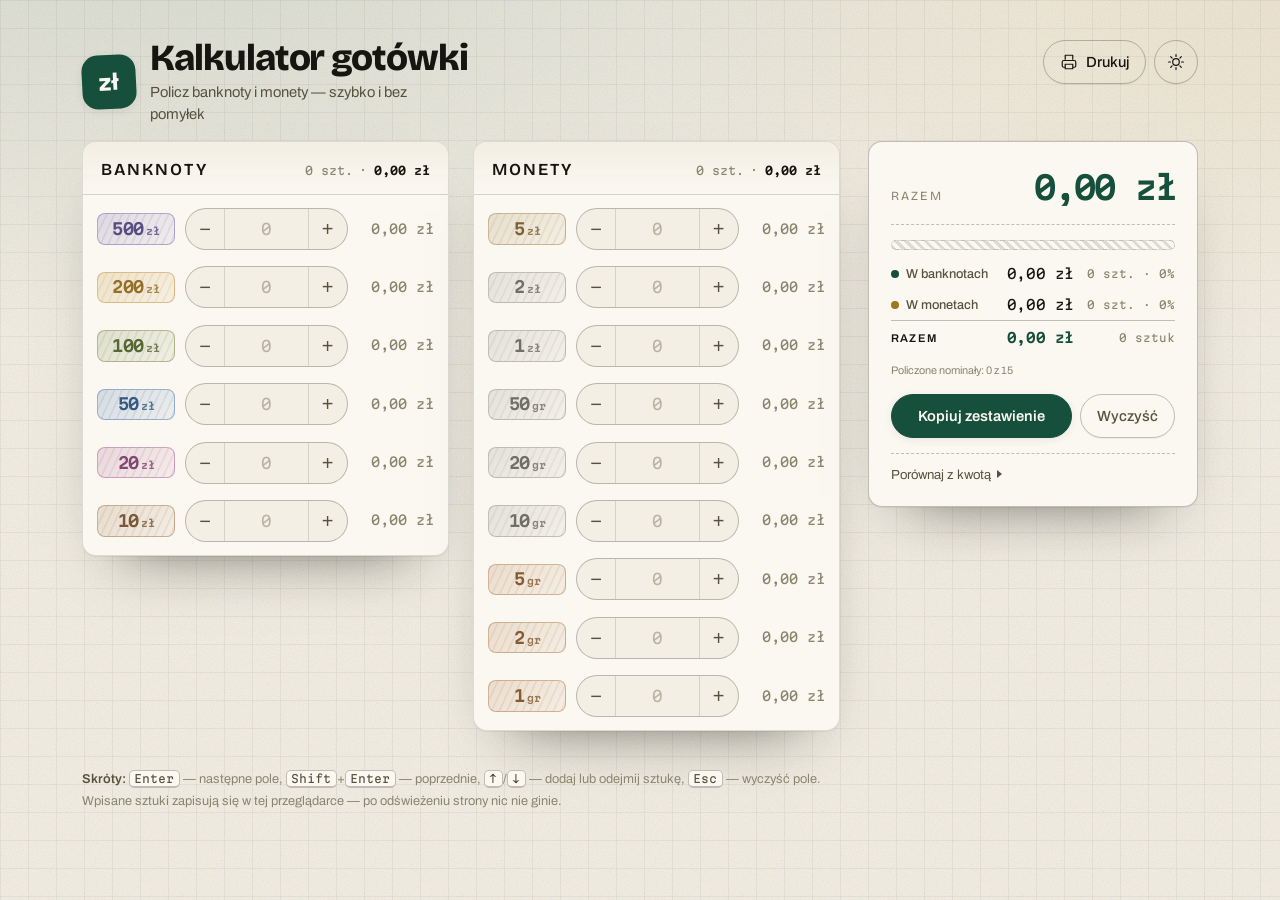
<file: index.html>
<!doctype html>
<html lang="pl" data-motyw="jasny">
<head>
<meta charset="utf-8">
<meta name="viewport" content="width=device-width, initial-scale=1, viewport-fit=cover">
<title>Kalkulator gotówki — szybkie liczenie banknotów i monet (PLN)</title>
<meta name="description" content="Darmowy kalkulator gotówki w złotówkach. Wpisz liczbę banknotów i monet, a sumę policzymy natychmiast. Działa na telefonie, zapamiętuje wpisane sztuki.">
<meta name="color-scheme" content="light dark">
<meta name="theme-color" content="#f3efe4" media="(prefers-color-scheme: light)">
<meta name="theme-color" content="#131210" media="(prefers-color-scheme: dark)">
<link rel="icon" href="data:image/svg+xml,%3Csvg xmlns='http://www.w3.org/2000/svg' viewBox='0 0 64 64'%3E%3Crect width='64' height='64' rx='14' fill='%23164f3c'/%3E%3Ctext x='32' y='45' font-family='Georgia,serif' font-size='36' font-weight='700' fill='%23f3efe4' text-anchor='middle'%3Ez%C5%82%3C/text%3E%3C/svg%3E">
<link rel="preconnect" href="https://fonts.googleapis.com">
<link rel="preconnect" href="https://fonts.gstatic.com" crossorigin>
<link href="https://fonts.googleapis.com/css2?family=Archivo:wght@400;500;600&family=Bricolage+Grotesque:opsz,wght@12..96,600;12..96,800&family=Martian+Mono:wght@400;600&display=swap" rel="stylesheet">
<!-- ?v= przy każdej zmianie plików: przeglądarka nie poda starej wersji z pamięci -->
<link rel="stylesheet" href="assets/styles.css?v=3">
<script>
  (function () {
    try {
      var z = localStorage.getItem('kasa.motyw');
      if (z === 'jasny' || z === 'ciemny') { document.documentElement.dataset.motyw = z; return; }
    } catch (e) {}
    document.documentElement.dataset.motyw =
      window.matchMedia('(prefers-color-scheme: dark)').matches ? 'ciemny' : 'jasny';
  })();
</script>
</head>
<body>
<a class="skip-link" href="#kalkulator">Przejdź do kalkulatora</a>

<div class="ziarno" aria-hidden="true"></div>

<div class="wydruk-glowa" aria-hidden="true">
  <strong>Kalkulator gotówki</strong>
  <span id="wydruk-data"></span>
</div>

<header class="pasek">
  <div class="marka">
    <span class="marka__znak" aria-hidden="true">zł</span>
    <div class="marka__tekst">
      <h1 class="marka__nazwa">Kalkulator gotówki</h1>
      <p class="marka__opis">Policz banknoty i monety — szybko i bez pomyłek</p>
    </div>
  </div>
  <div class="pasek__narzedzia">
    <button type="button" class="przycisk przycisk--duch" id="btn-drukuj" title="Drukuj zestawienie" aria-label="Drukuj zestawienie">
      <svg viewBox="0 0 24 24" aria-hidden="true" width="18" height="18"><path d="M7 9V3h10v6M7 19H5a2 2 0 0 1-2-2v-5a2 2 0 0 1 2-2h14a2 2 0 0 1 2 2v5a2 2 0 0 1-2 2h-2M7 15h10v6H7z" fill="none" stroke="currentColor" stroke-width="1.6" stroke-linejoin="round"/></svg>
      <span class="przycisk__tekst">Drukuj</span>
    </button>
    <button type="button" class="przycisk przycisk--duch przycisk--ikona" id="btn-motyw" aria-label="Przełącz motyw" title="Przełącz motyw jasny / ciemny">
      <svg class="ikona-slonce" viewBox="0 0 24 24" aria-hidden="true" width="18" height="18"><circle cx="12" cy="12" r="4.4" fill="none" stroke="currentColor" stroke-width="1.6"/><path d="M12 2v2.6M12 19.4V22M2 12h2.6M19.4 12H22M4.9 4.9l1.9 1.9M17.2 17.2l1.9 1.9M19.1 4.9l-1.9 1.9M6.8 17.2l-1.9 1.9" stroke="currentColor" stroke-width="1.6" stroke-linecap="round"/></svg>
      <svg class="ikona-ksiezyc" viewBox="0 0 24 24" aria-hidden="true" width="18" height="18"><path d="M20 14.2A8.4 8.4 0 0 1 9.8 4 8.4 8.4 0 1 0 20 14.2Z" fill="none" stroke="currentColor" stroke-width="1.6" stroke-linejoin="round"/></svg>
    </button>
  </div>
</header>

<noscript>
  <p class="noscript">Ten kalkulator potrzebuje włączonego JavaScriptu, aby liczyć sumę.</p>
</noscript>

<main id="kalkulator" class="uklad">
  <div class="arkusze">
    <section class="arkusz" aria-labelledby="tyt-banknoty">
      <header class="arkusz__glowa">
        <h2 id="tyt-banknoty" class="arkusz__tytul">Banknoty</h2>
        <p class="arkusz__meta">
          <span class="arkusz__szt" id="szt-banknoty">0 szt.</span>
          <span class="arkusz__kropka" aria-hidden="true">·</span>
          <span class="arkusz__kwota" id="meta-banknoty">0,00 zł</span>
        </p>
      </header>
      <ol class="wiersze" id="lista-banknoty"></ol>
    </section>

    <section class="arkusz" aria-labelledby="tyt-monety">
      <header class="arkusz__glowa">
        <h2 id="tyt-monety" class="arkusz__tytul">Monety</h2>
        <p class="arkusz__meta">
          <span class="arkusz__szt" id="szt-monety">0 szt.</span>
          <span class="arkusz__kropka" aria-hidden="true">·</span>
          <span class="arkusz__kwota" id="meta-monety">0,00 zł</span>
        </p>
      </header>
      <ol class="wiersze" id="lista-monety"></ol>
    </section>
  </div>

  <aside class="podsumowanie" aria-label="Podsumowanie">
    <div class="podsumowanie__karta" id="karta">
      <div class="podsumowanie__glowa">
        <p class="podsumowanie__etykieta">Razem</p>
        <p class="podsumowanie__suma" id="suma" aria-live="polite">0,00 zł</p>
      </div>

      <div class="rozbicie__pasek" id="pasek" role="img" aria-label="Udział banknotów i monet w sumie">
        <span class="rozbicie__udzial rozbicie__udzial--banknoty" id="pasek-banknoty"></span>
        <span class="rozbicie__udzial rozbicie__udzial--monety" id="pasek-monety"></span>
      </div>

      <!-- telefon: jedna linia z rozbiciem, która rozwija resztę karty -->
      <button type="button" class="skrot" id="btn-szczegoly" aria-expanded="false" aria-controls="szczegoly">
        <span class="skrot__poz" data-grupa="banknoty">
          <span class="kropka" aria-hidden="true"></span>Banknoty <b id="skrot-banknoty">0,00 zł</b>
        </span>
        <span class="skrot__poz" data-grupa="monety">
          <span class="kropka" aria-hidden="true"></span>Monety <b id="skrot-monety">0,00 zł</b>
        </span>
        <span class="skrot__etykieta">Zwiń szczegóły</span>
        <span class="skrot__strzalka" aria-hidden="true"></span>
      </button>

      <div class="szczegoly" id="szczegoly">
        <table class="rozbicie__tabela">
          <caption class="tylko-dla-czytnika">Ile złotych w banknotach, ile w monetach</caption>
          <tbody>
            <tr class="rozbicie__rzad" data-grupa="banknoty">
              <th scope="row"><span class="kropka" aria-hidden="true"></span>W banknotach</th>
              <td class="rozbicie__kwota" id="kwota-banknoty">0,00 zł</td>
              <td class="rozbicie__dodatki" id="dod-banknoty">0 szt.</td>
            </tr>
            <tr class="rozbicie__rzad" data-grupa="monety">
              <th scope="row"><span class="kropka" aria-hidden="true"></span>W monetach</th>
              <td class="rozbicie__kwota" id="kwota-monety">0,00 zł</td>
              <td class="rozbicie__dodatki" id="dod-monety">0 szt.</td>
            </tr>
            <tr class="rozbicie__rzad rozbicie__rzad--razem">
              <th scope="row">Razem</th>
              <td class="rozbicie__kwota" id="kwota-razem">0,00 zł</td>
              <td class="rozbicie__dodatki" id="dod-razem">0 szt.</td>
            </tr>
          </tbody>
        </table>

        <p class="rozbicie__nota">Policzone nominały: <span id="stat-nominaly">0</span> z 15</p>

        <div class="podsumowanie__akcje">
          <button type="button" class="przycisk przycisk--glowny" id="btn-kopiuj">Kopiuj zestawienie</button>
          <button type="button" class="przycisk przycisk--cichy" id="btn-wyczysc">Wyczyść</button>
        </div>

        <details class="porownanie" id="porownanie">
          <summary>Porównaj z kwotą <span class="porownanie__znacznik" aria-hidden="true"></span></summary>
          <div class="porownanie__tresc">
            <label class="pole">
              <span class="pole__etykieta">Kwota oczekiwana</span>
              <input type="text" id="oczekiwana" class="pole__input" inputmode="decimal" autocomplete="off" placeholder="np. 1500,00">
            </label>
            <p class="porownanie__wynik" id="roznica">Wpisz kwotę, aby zobaczyć różnicę.</p>
          </div>
        </details>
      </div>
    </div>
  </aside>
</main>

<footer class="stopka">
  <p class="wskazowka">
    <strong>Skróty:</strong> <kbd>Enter</kbd> — następne pole, <kbd>Shift</kbd>+<kbd>Enter</kbd> — poprzednie,
    <kbd>↑</kbd>/<kbd>↓</kbd> — dodaj lub odejmij sztukę, <kbd>Esc</kbd> — wyczyść pole.
  </p>
  <p class="stopka__nota">Wpisane sztuki zapisują się w tej przeglądarce — po odświeżeniu strony nic nie ginie.</p>
</footer>

<div class="komunikat" id="komunikat" role="status" aria-live="polite"></div>

<script src="assets/app.js?v=3"></script>
</body>
</html>
</file>
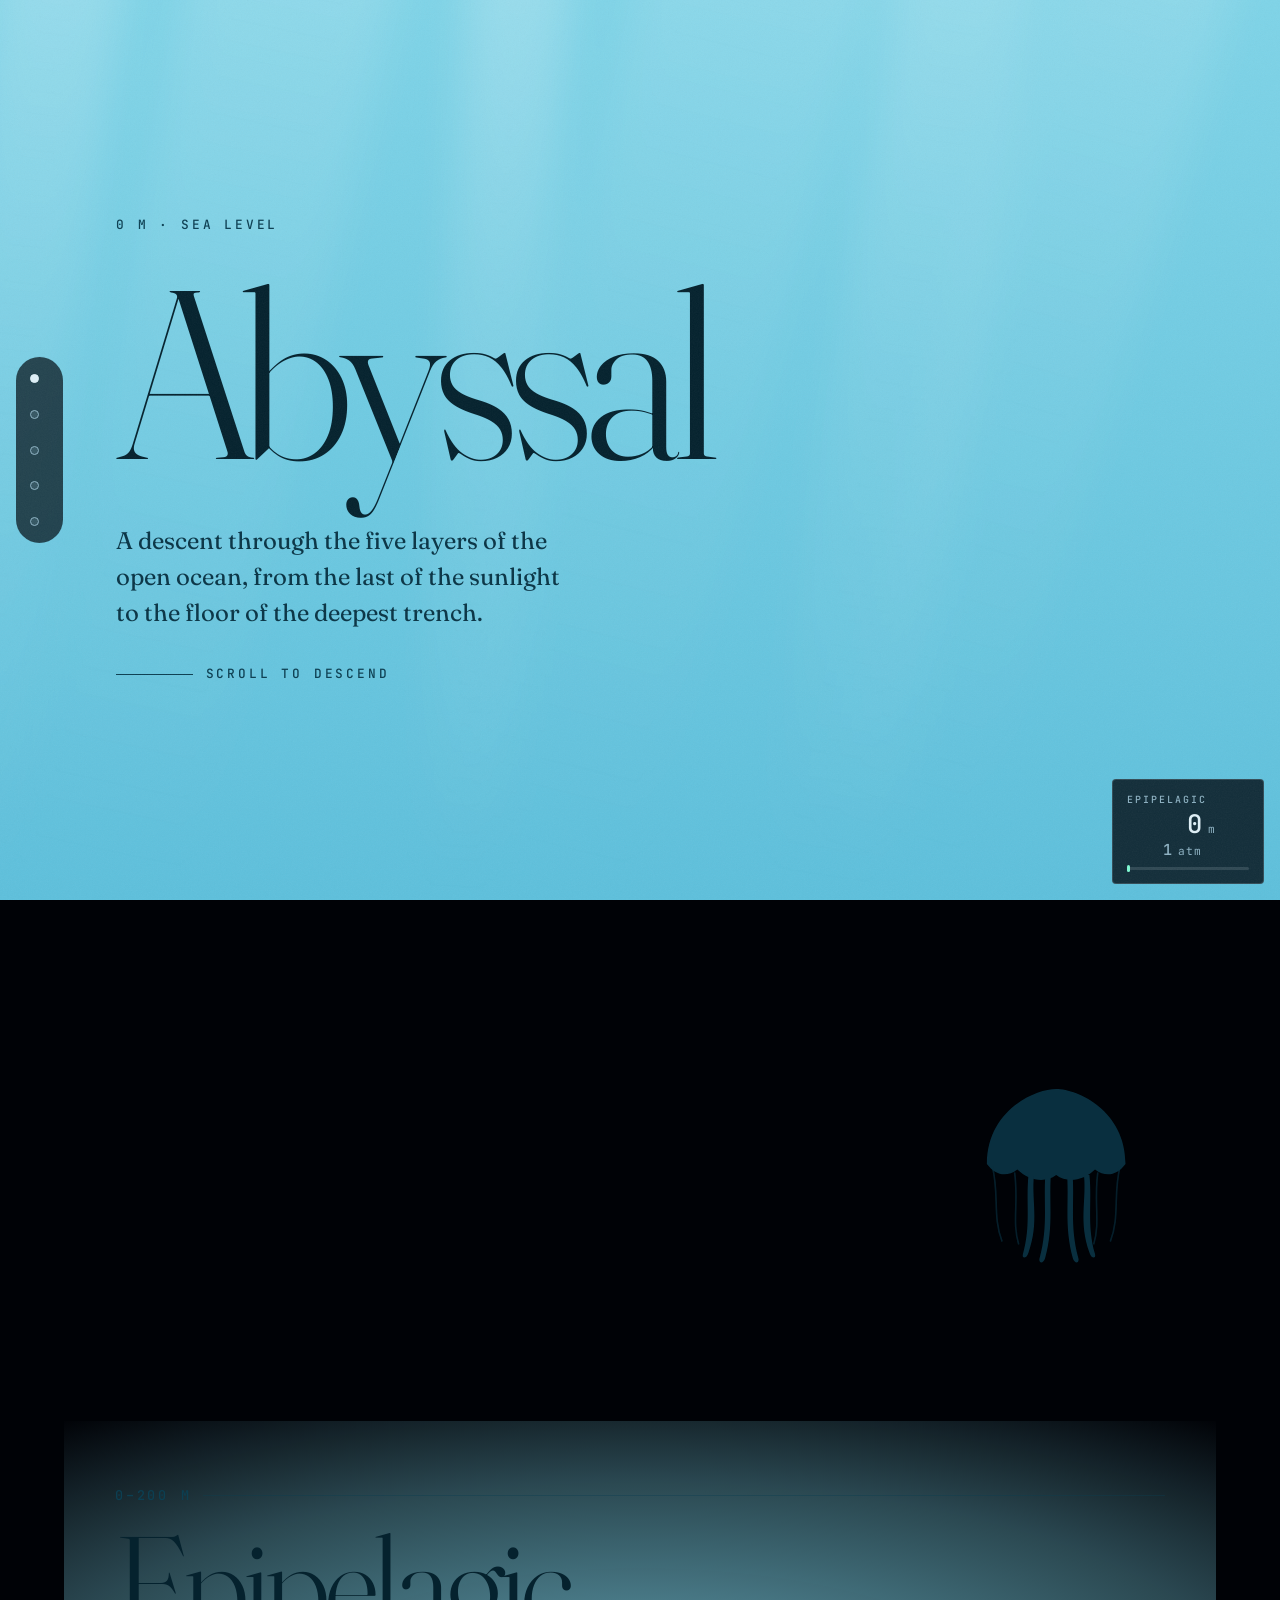
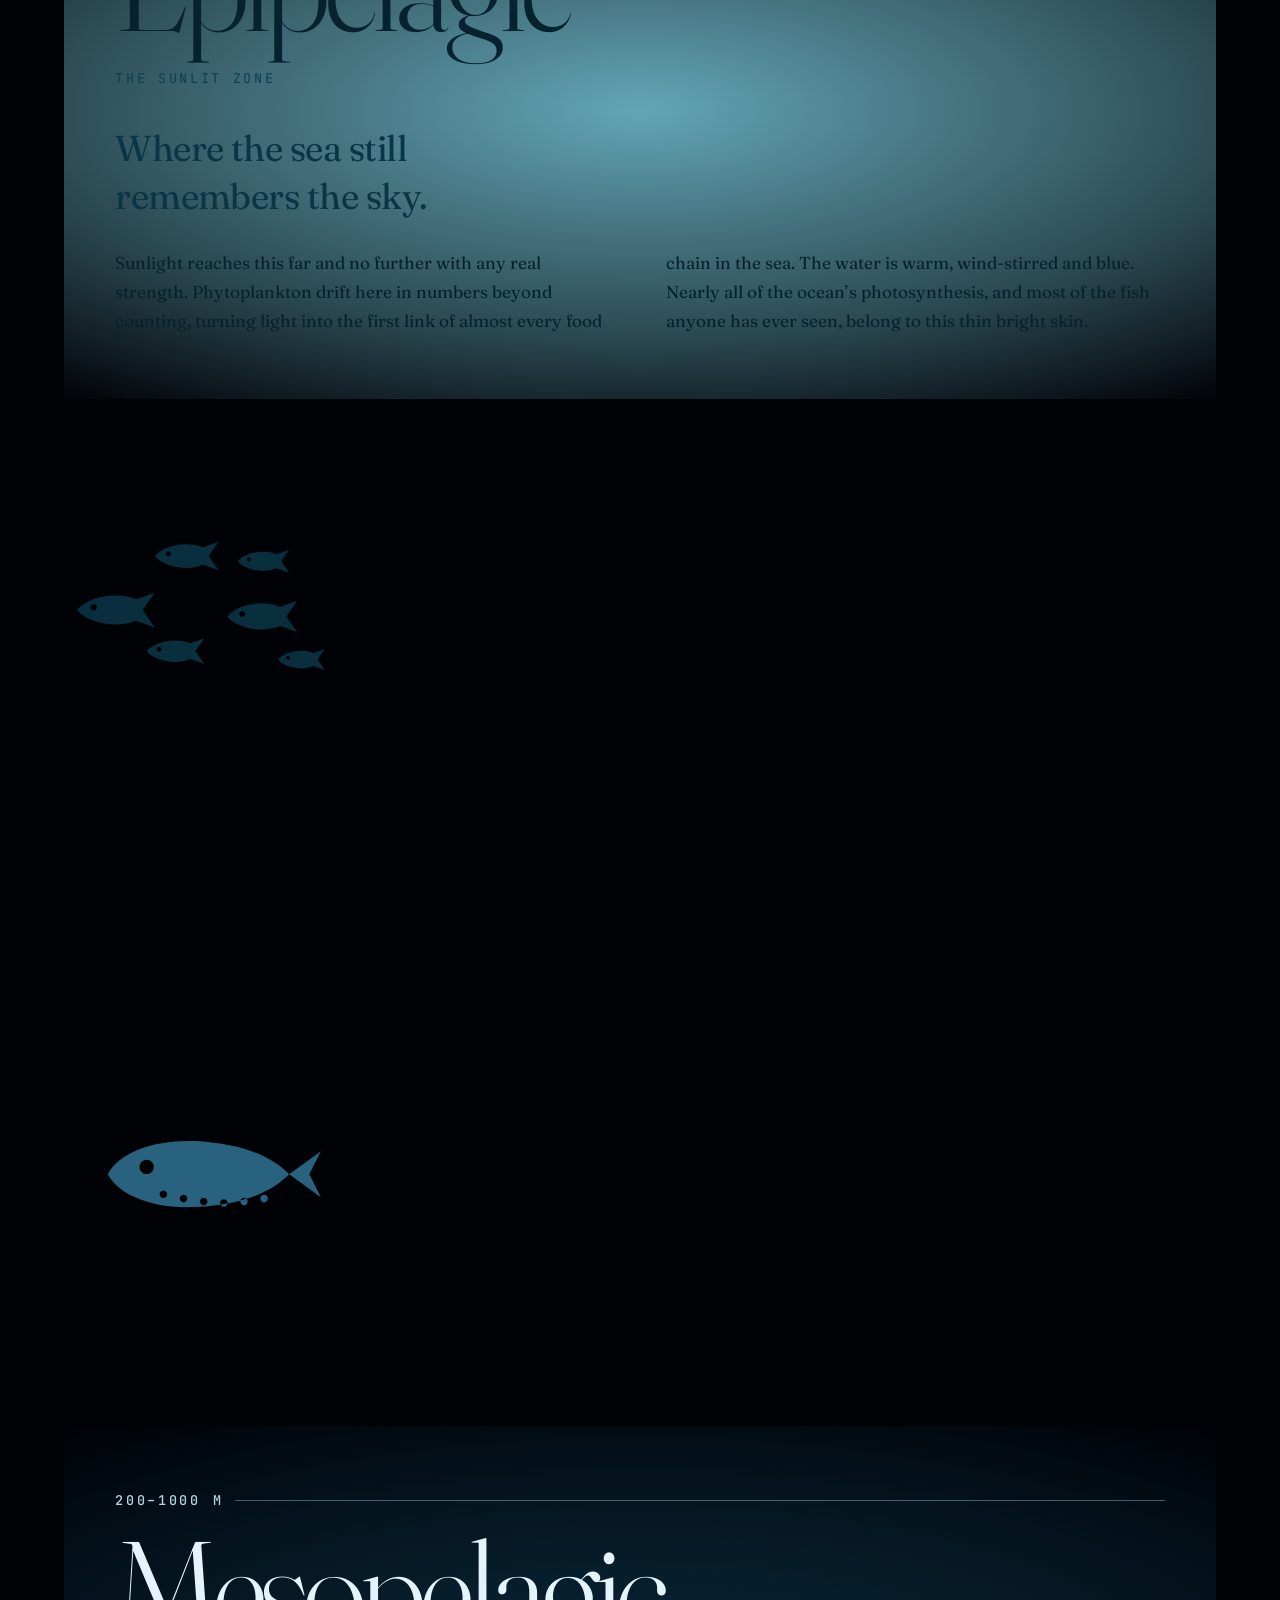
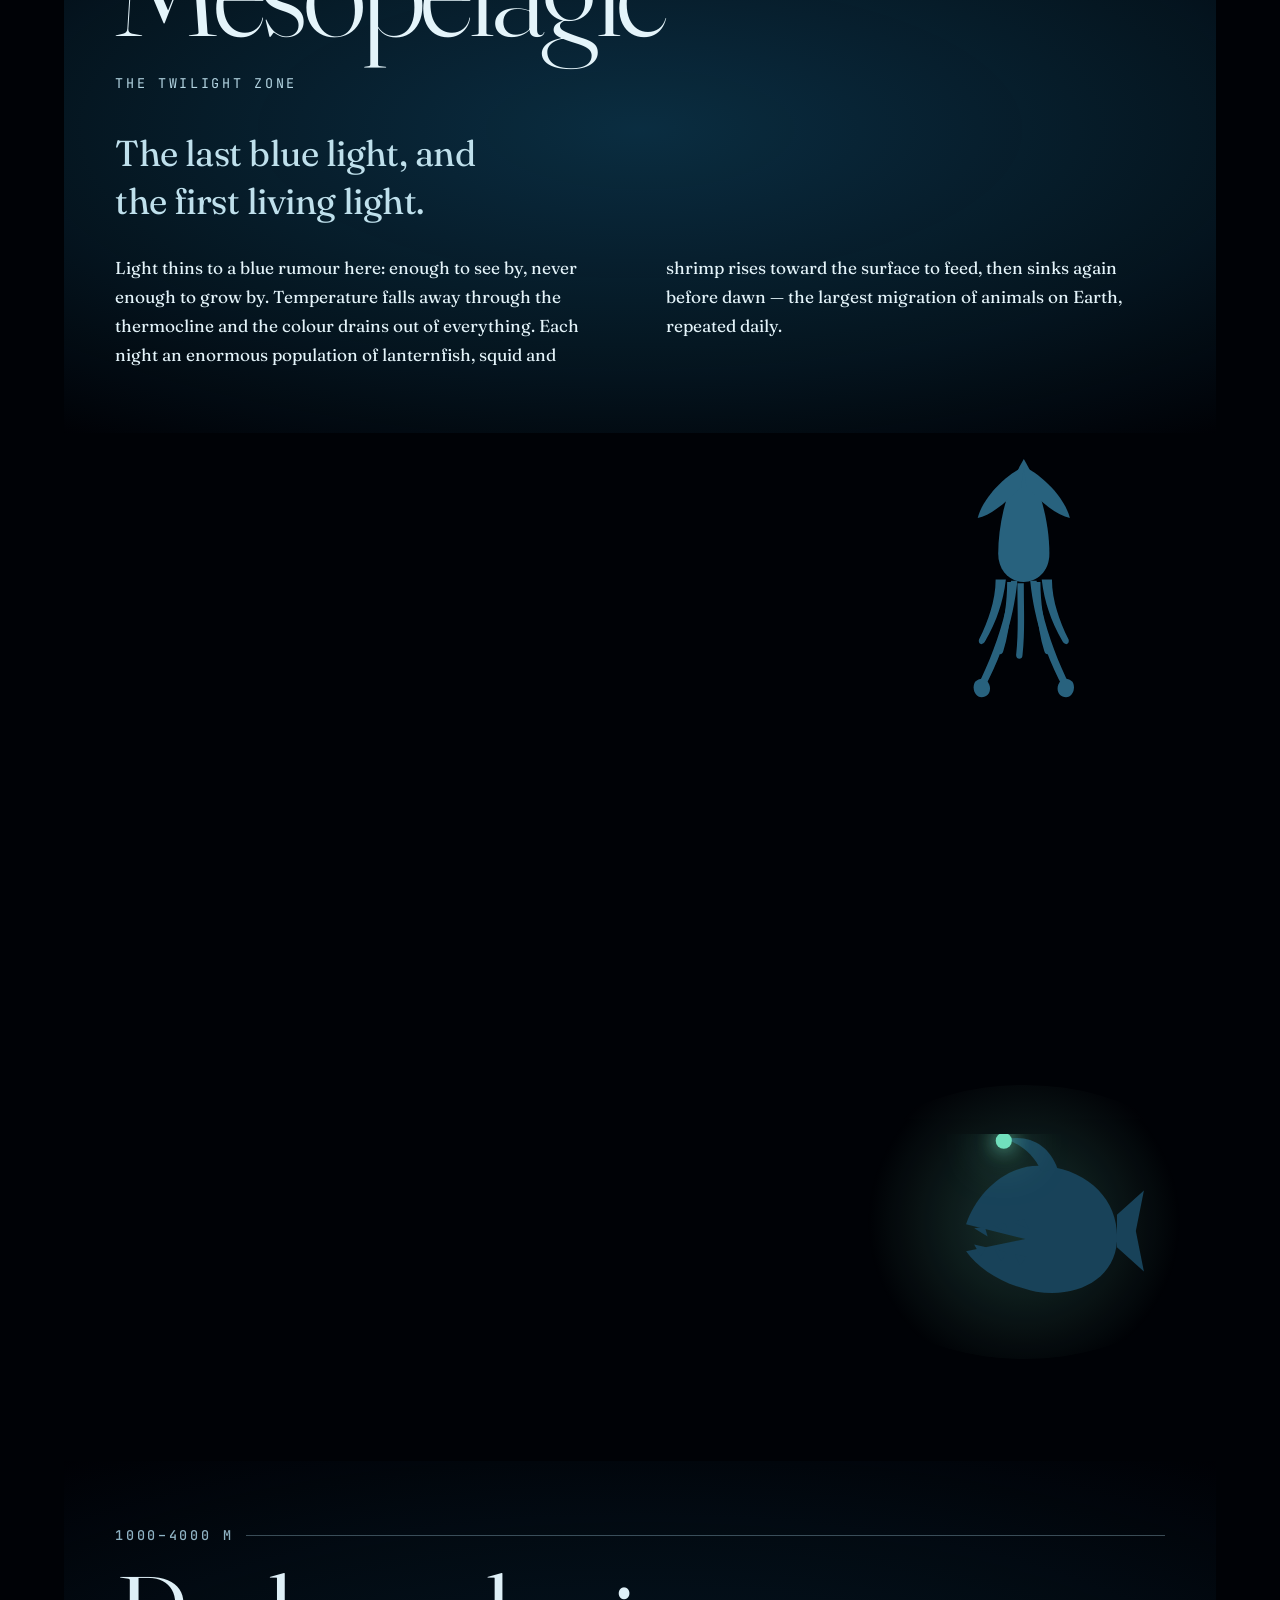
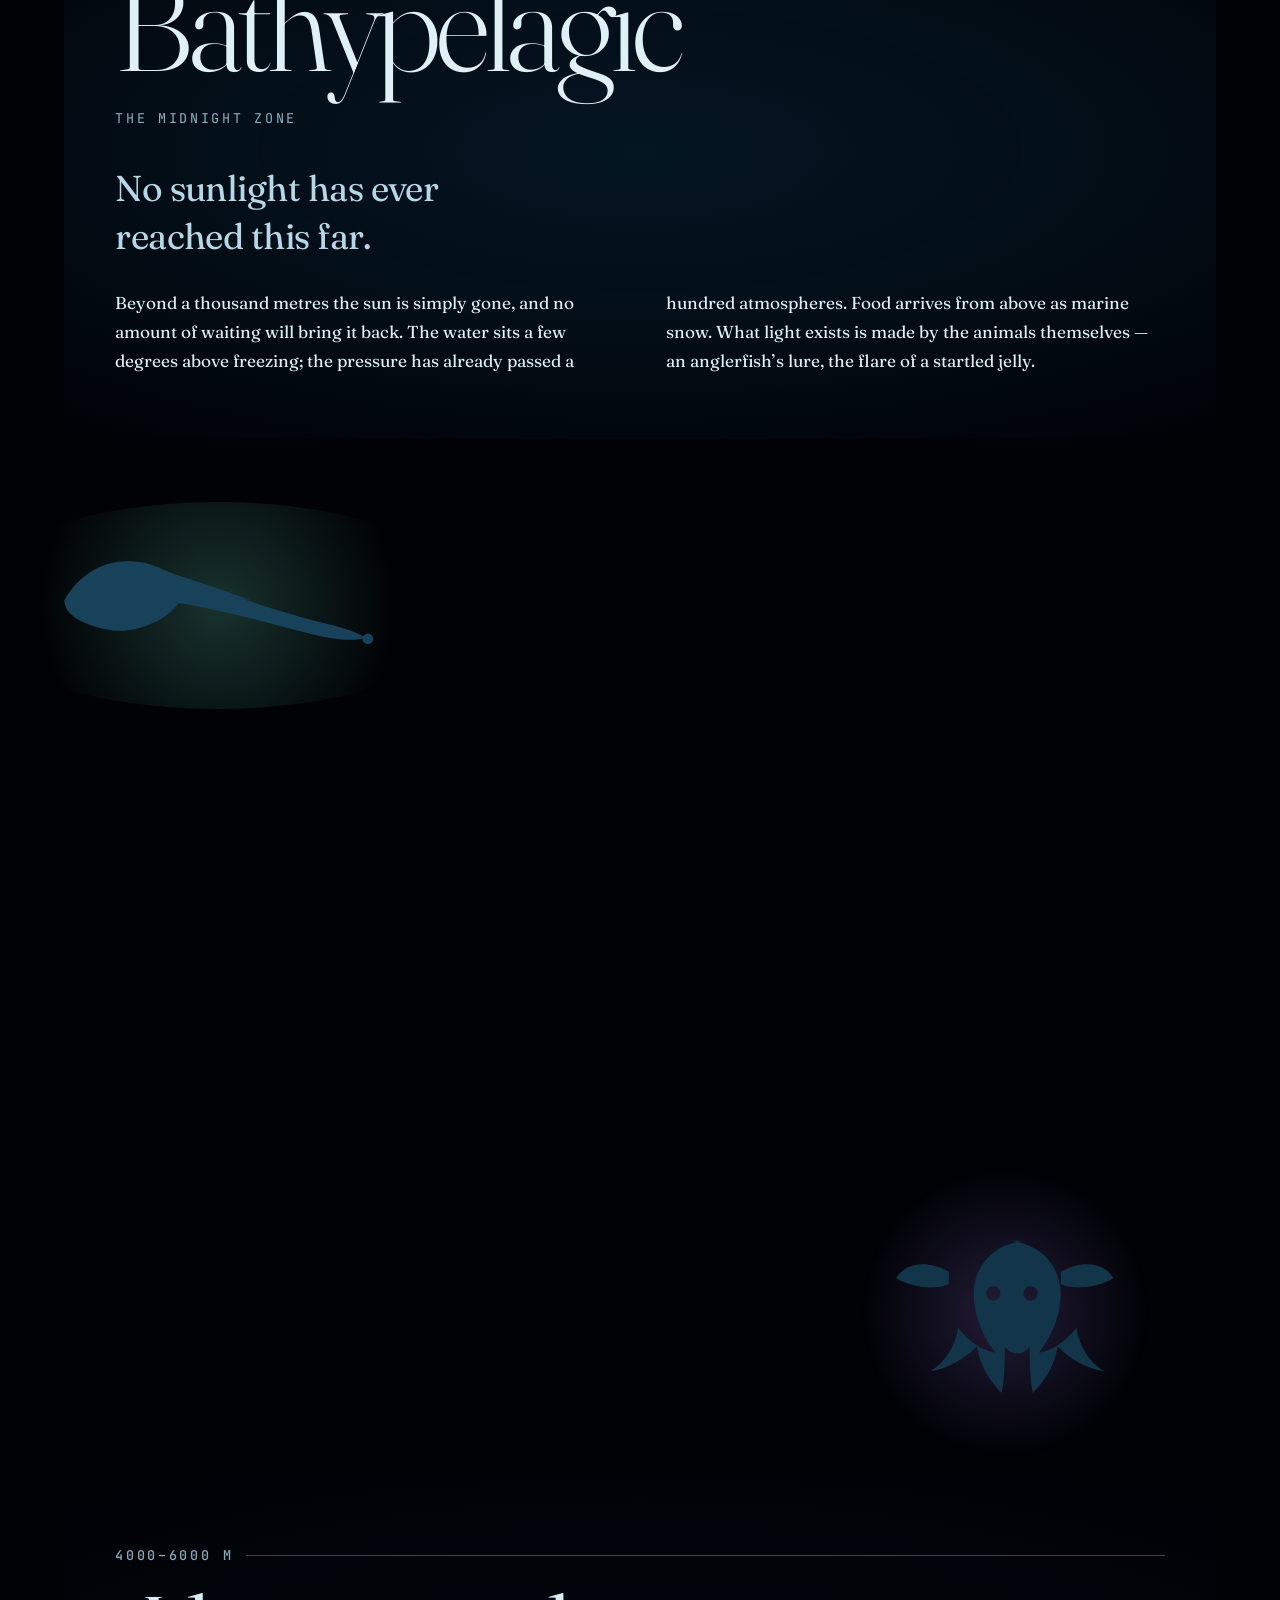
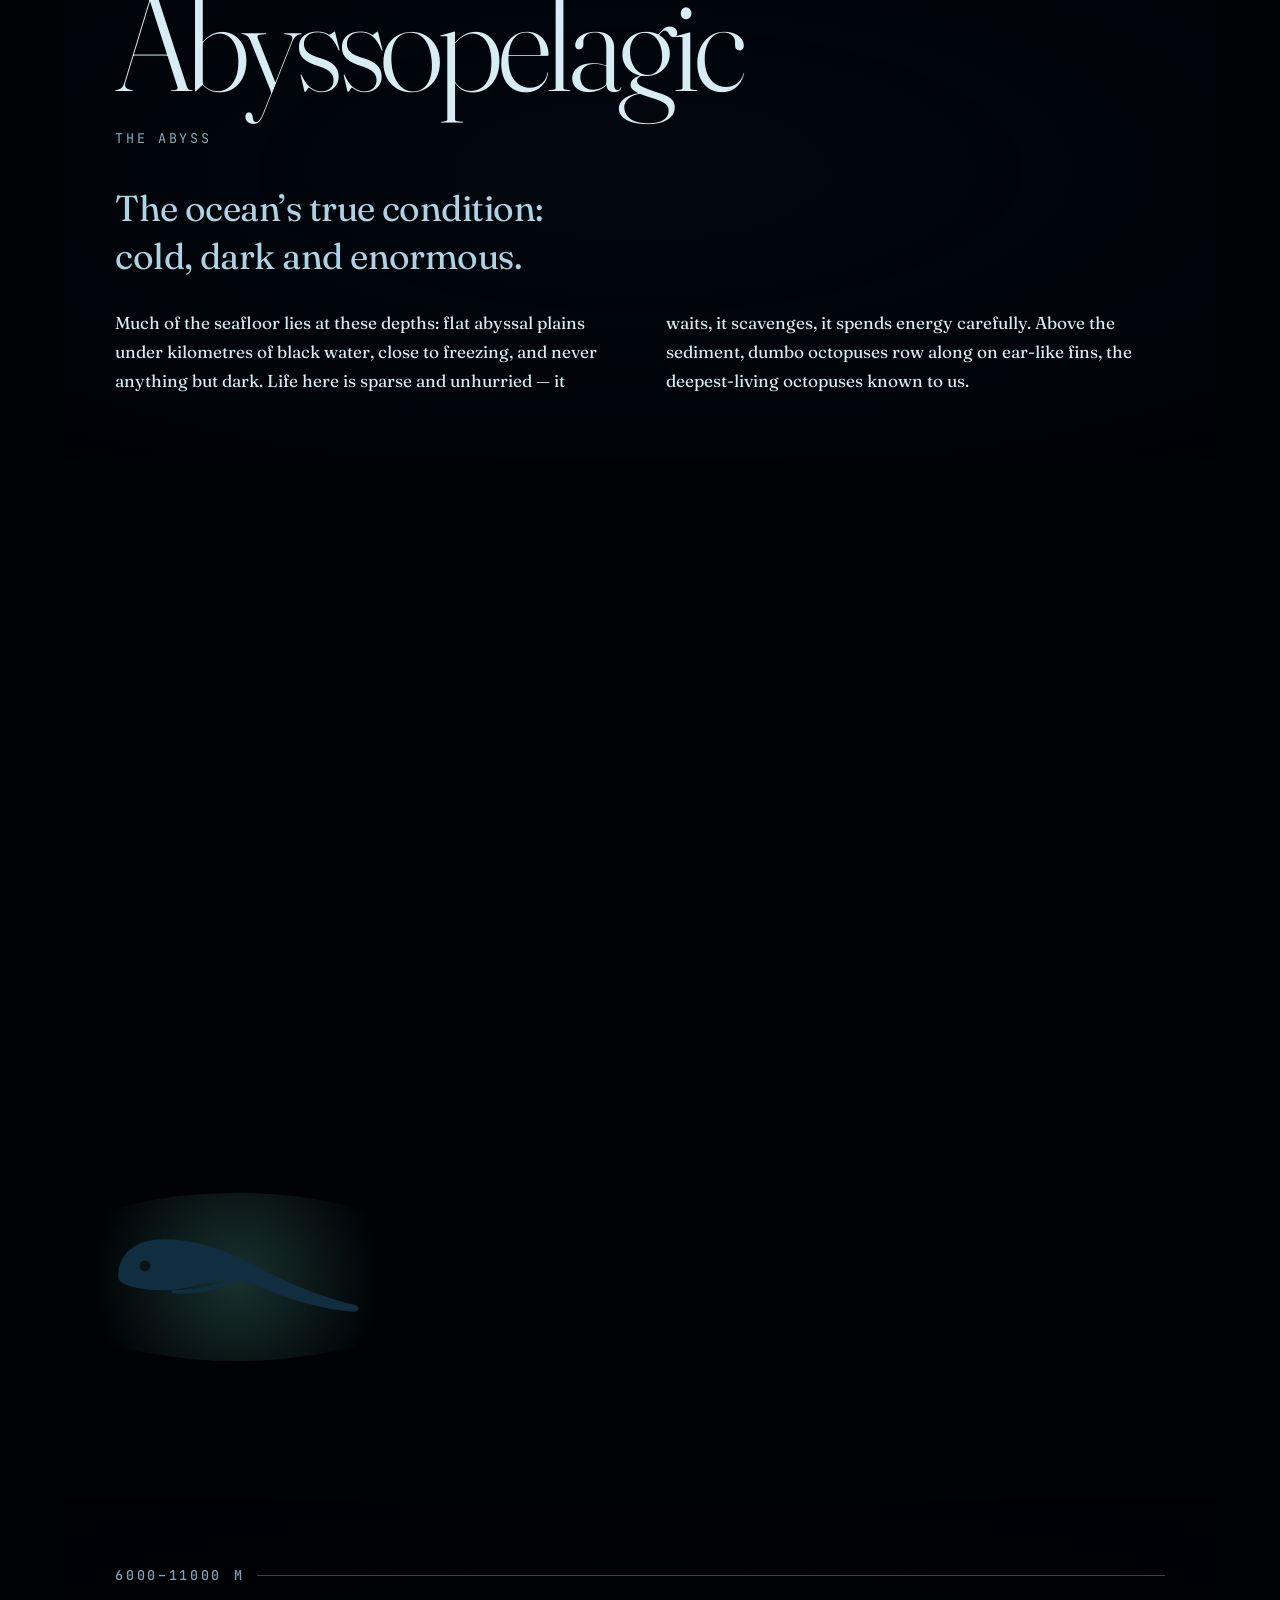
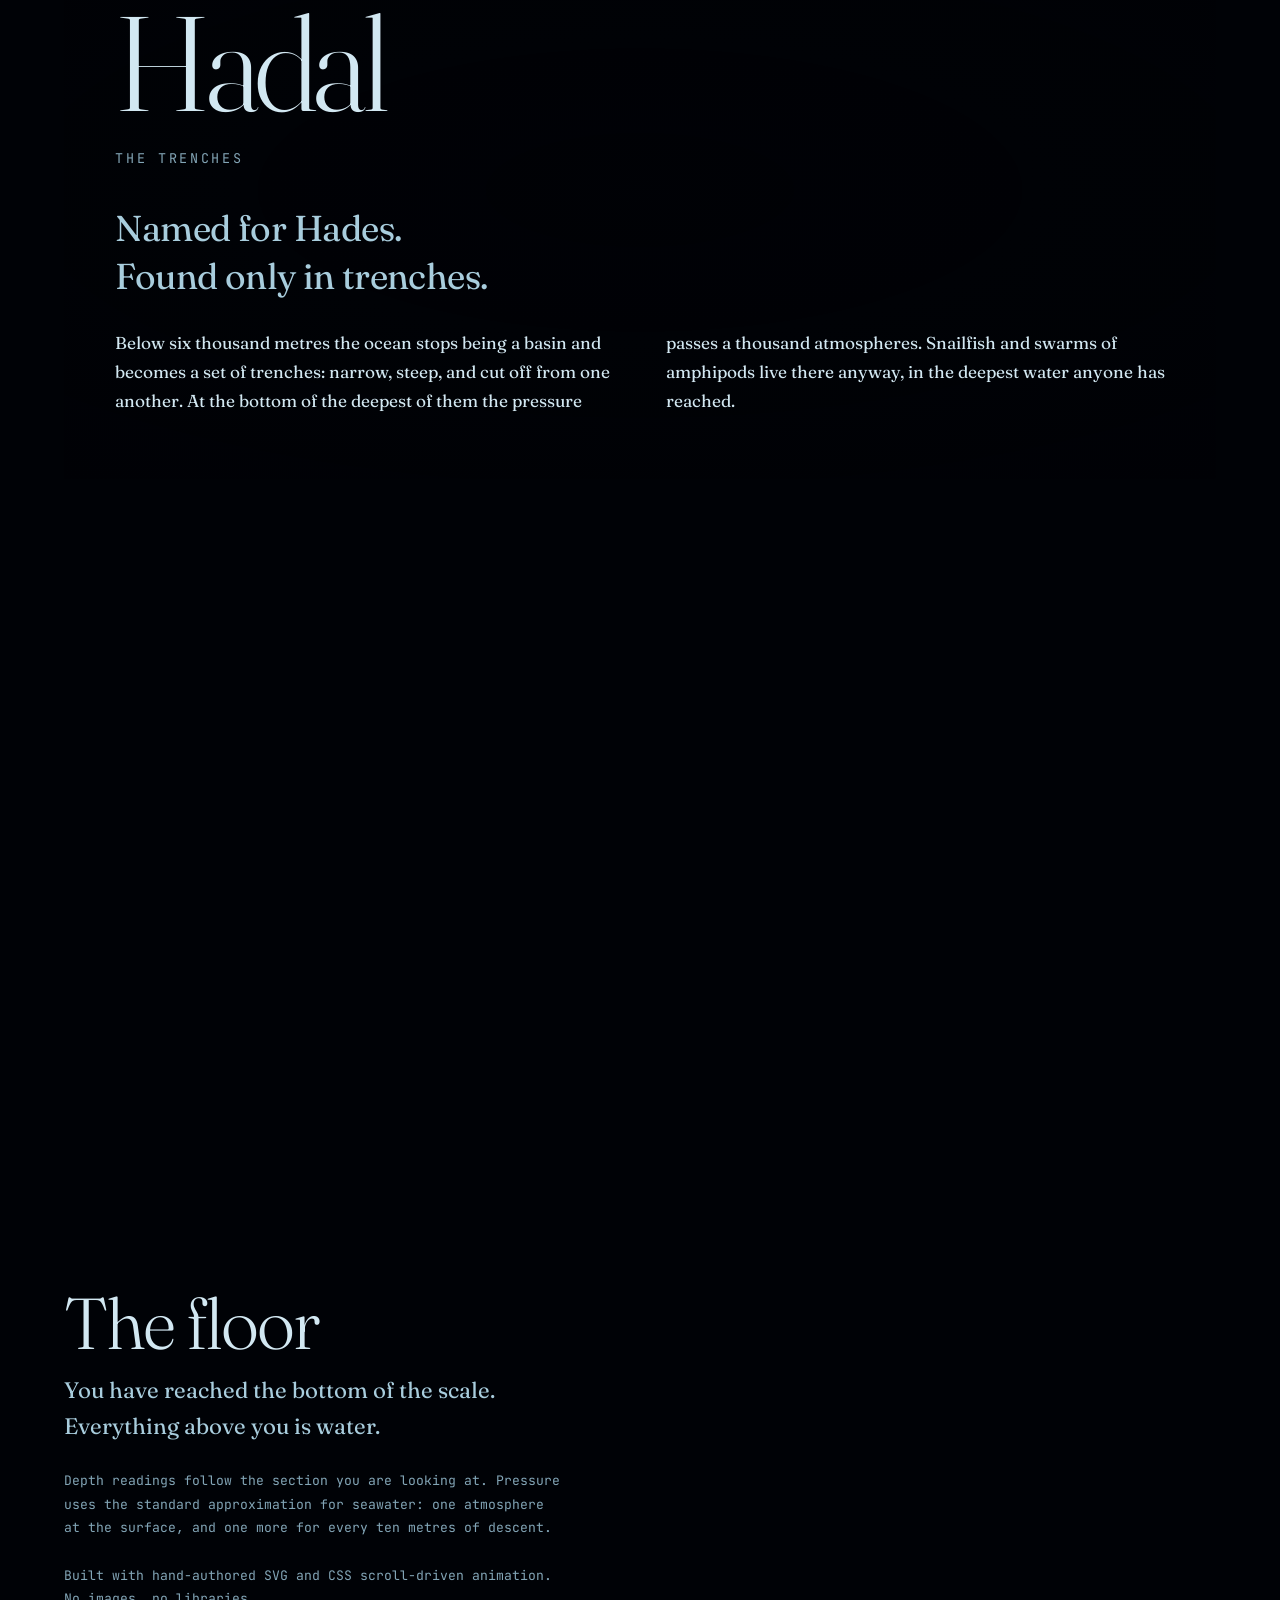
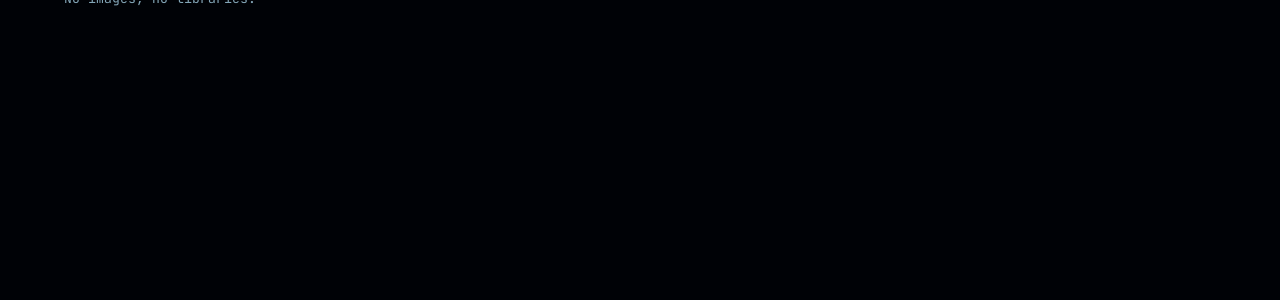
<file: abyssal/index.html>
<!doctype html>
<html lang="en" class="no-js">
<head>
<meta charset="utf-8">
<meta name="viewport" content="width=device-width, initial-scale=1">
<meta name="color-scheme" content="dark light">
<meta name="theme-color" content="#7fd4e8">
<meta name="description" content="A scroll-driven descent through the five layers of the open ocean, from the sunlit surface to the hadal trenches.">
<title>ABYSSAL — a descent through the open ocean</title>
<link rel="preconnect" href="https://fonts.googleapis.com">
<link rel="preconnect" href="https://fonts.gstatic.com" crossorigin>
<link rel="stylesheet" href="https://fonts.googleapis.com/css2?family=Fraunces:opsz,wght@9..144,300..900&family=JetBrains+Mono:wght@200..700&display=swap">
<link rel="stylesheet" href="styles.css">
<script>
/* Bootstrap. Runs before first paint so no state is ever painted twice.
   1. Feature-detects CSS scroll-driven animations with CSS.supports.
   2. Loads main.js as an ES module — but only over http(s). Module scripts are
      fetched with CORS and a file:// document has an opaque origin, so the
      browser refuses them. Skipping the request keeps the console clean when
      the page is opened straight off disk; the CSS-only path still runs the
      whole experience there. */
(function () {
  var root = document.documentElement;
  root.className = root.className.replace('no-js', 'js');
  var sdt = !!(window.CSS && CSS.supports && CSS.supports('animation-timeline', 'scroll()'));
  root.classList.add(sdt ? 'sdt' : 'no-sdt');
  if (location.protocol === 'file:') { return; }
  root.classList.add('js-active');
  var s = document.createElement('script');
  s.type = 'module';
  s.src = 'main.js';
  document.head.appendChild(s);
  window.setTimeout(function () {
    if (!root.classList.contains('main-ready')) { root.classList.remove('js-active'); }
  }, 4000);
})();
</script>
</head>

<body>
<a class="skip-link" href="#zone-epipelagic">Skip to the descent</a>

<!-- Fixed water column. Its two colours interpolate across the scroll. -->
<div class="sea" aria-hidden="true"></div>

<!-- Sunlight shafts. Faded to nothing by 1000 m. -->
<div class="shafts" aria-hidden="true"><i></i><i></i><i></i><i></i><i></i><i></i></div>

<!-- Film grain. Decorative, never interactive. -->
<svg class="grain" aria-hidden="true" focusable="false" xmlns="http://www.w3.org/2000/svg">
  <filter id="grain-filter" x="0" y="0" width="100%" height="100%">
    <feTurbulence type="fractalNoise" baseFrequency="0.82" numOctaves="4" stitchTiles="stitch" result="noise"/>
    <feColorMatrix in="noise" type="saturate" values="0"/>
  </filter>
  <rect width="100%" height="100%" fill="#fff" filter="url(#grain-filter)"/>
</svg>

<header class="hero">
  <p class="hero__eyebrow">0 m &middot; sea level</p>
  <h1 class="hero__title">Abyssal</h1>
  <p class="hero__lede">A descent through the five layers of the open ocean, from the last of the sunlight to the floor of the deepest trench.</p>
  <p class="hero__cue"><span class="hero__cue-rule" aria-hidden="true"></span>Scroll to descend</p>
</header>

<nav class="rail" aria-label="Depth zones">
  <ol class="rail__list">
    <li><a class="rail__link" href="#zone-epipelagic"><span class="rail__dot" aria-hidden="true"></span><i class="rail__short" aria-hidden="true">0</i><span class="rail__label">Epipelagic <b>0–200 m</b></span></a></li>
    <li><a class="rail__link" href="#zone-mesopelagic"><span class="rail__dot" aria-hidden="true"></span><i class="rail__short" aria-hidden="true">200</i><span class="rail__label">Mesopelagic <b>200–1000 m</b></span></a></li>
    <li><a class="rail__link" href="#zone-bathypelagic"><span class="rail__dot" aria-hidden="true"></span><i class="rail__short" aria-hidden="true">1000</i><span class="rail__label">Bathypelagic <b>1000–4000 m</b></span></a></li>
    <li><a class="rail__link" href="#zone-abyssopelagic"><span class="rail__dot" aria-hidden="true"></span><i class="rail__short" aria-hidden="true">4000</i><span class="rail__label">Abyssopelagic <b>4000–6000 m</b></span></a></li>
    <li><a class="rail__link" href="#zone-hadal"><span class="rail__dot" aria-hidden="true"></span><i class="rail__short" aria-hidden="true">6000</i><span class="rail__label">Hadal <b>6000–11000 m</b></span></a></li>
  </ol>
</nav>

<main>

  <section class="zone" id="zone-epipelagic" data-zone="epipelagic" aria-labelledby="h-epipelagic">
    <div class="zone__life" aria-hidden="false">
      <div class="creature" style="--x:76%;--y:11%;--w:clamp(5rem,13vw,11rem);--dur:44s;--delay:-3s;--sway:1">
        <svg id="sil-moon-jelly" viewBox="0 0 120 140" role="img" aria-labelledby="t-jelly"><title id="t-jelly">Silhouette of a moon jelly</title>
          <path d="M10 62C10 24 44 8 60 8s50 16 50 54c-6 8-14 10-22 4-8 8-20 10-28 4-8 6-20 4-28-4-8 6-16 4-22-4Z"/>
          <path d="M44 70c-2 18 4 34-4 56-1 4-5 5-4 1 6-21 2-37 4-57Z"/>
          <path d="M56 72c-1 20 2 36-4 58-1 4-5 4-4 0 6-22 3-38 4-58Z"/>
          <path d="M68 72c1 20-2 36 4 58 1 4 5 4 4 0-6-22-3-38-4-58Z"/>
          <path d="M80 70c2 18-4 34 4 56 1 4 5 5 4 1-6-21-2-37-4-57Z"/>
          <g fill="none" stroke="currentColor" stroke-width="1.2" opacity=".65">
            <path d="M14 64c5 20 0 36 7 54"/><path d="M30 68c3 22-2 36 3 52"/>
            <path d="M90 68c-3 22 2 36-3 52"/><path d="M106 64c-5 20 0 36-7 54"/>
          </g>
        </svg>
      </div>
      <div class="creature" style="--x:6%;--y:76%;--w:clamp(8rem,22vw,18rem);--dur:52s;--delay:-19s;--sway:-1">
        <svg id="sil-school" viewBox="0 0 210 120" role="img" aria-labelledby="t-school"><title id="t-school">Silhouettes of a school of small fish</title>
          <g fill-rule="evenodd">
            <path transform="translate(0,46)" d="M0 13C8 3 30-1 44 5L58 0l-9 13 9 13-14-5C30 27 8 23 0 13Zm10-2a2.4 2.4 0 1 0 0-.1Z"/>
            <path transform="translate(58,8) scale(.82)" d="M0 13C8 3 30-1 44 5L58 0l-9 13 9 13-14-5C30 27 8 23 0 13Zm10-2a2.4 2.4 0 1 0 0-.1Z"/>
            <path transform="translate(52,80) scale(.74)" d="M0 13C8 3 30-1 44 5L58 0l-9 13 9 13-14-5C30 27 8 23 0 13Zm10-2a2.4 2.4 0 1 0 0-.1Z"/>
            <path transform="translate(112,52) scale(.9)" d="M0 13C8 3 30-1 44 5L58 0l-9 13 9 13-14-5C30 27 8 23 0 13Zm10-2a2.4 2.4 0 1 0 0-.1Z"/>
            <path transform="translate(120,14) scale(.66)" d="M0 13C8 3 30-1 44 5L58 0l-9 13 9 13-14-5C30 27 8 23 0 13Zm10-2a2.4 2.4 0 1 0 0-.1Z"/>
            <path transform="translate(150,88) scale(.6)" d="M0 13C8 3 30-1 44 5L58 0l-9 13 9 13-14-5C30 27 8 23 0 13Zm10-2a2.4 2.4 0 1 0 0-.1Z"/>
          </g>
        </svg>
      </div>
    </div>
    <div class="zone__frame">
      <p class="zone__range"><span class="zone__depth">0&ndash;200</span> <abbr title="metres">m</abbr></p>
      <h2 class="zone__title" id="h-epipelagic">Epipelagic</h2>
      <p class="zone__tagline">The Sunlit Zone</p>
      <p class="zone__epigraph">Where the sea still remembers the sky.</p>
      <p class="zone__copy">Sunlight reaches this far and no further with any real strength. Phytoplankton drift here in numbers beyond counting, turning light into the first link of almost every food chain in the sea. The water is warm, wind-stirred and blue. Nearly all of the ocean&rsquo;s photosynthesis, and most of the fish anyone has ever seen, belong to this thin bright skin.</p>
    </div>
  </section>

  <section class="zone" id="zone-mesopelagic" data-zone="mesopelagic" aria-labelledby="h-mesopelagic">
    <div class="zone__life">
      <div class="creature" style="--x:8%;--y:13%;--w:clamp(7rem,18vw,15rem);--dur:58s;--delay:-11s;--sway:1">
        <svg id="sil-lanternfish" viewBox="0 0 160 60" role="img" aria-labelledby="t-lantern"><title id="t-lantern">Silhouette of a lanternfish</title>
          <path fill-rule="evenodd" d="M4 30C14 12 44 4 76 8c28 3 44 12 54 22l22-16-8 16 8 16-22-16c-10 10-26 19-54 22C44 56 14 48 4 30Zm22-5a5 5 0 1 0 0-.1ZM40 44a2.6 2.6 0 1 0 0-.1Zm14 3a2.6 2.6 0 1 0 0-.1Zm14 2a2.6 2.6 0 1 0 0-.1Zm14 1a2.6 2.6 0 1 0 0-.1Zm14-1a2.6 2.6 0 1 0 0-.1Zm14-2a2.6 2.6 0 1 0 0-.1Z"/>
          <path d="M60 9c16-1 30 1 42 6-14-1-28-3-42-6Z"/>
        </svg>
      </div>
      <div class="creature" style="--x:74%;--y:70%;--w:clamp(5rem,12vw,10rem);--dur:48s;--delay:-27s;--sway:-1">
        <svg id="sil-squid" viewBox="0 0 120 200" role="img" aria-labelledby="t-squid"><title id="t-squid">Silhouette of a squid</title>
          <path d="M60 4c12 20 20 48 20 74 0 14-10 22-20 22s-20-8-20-22c0-26 8-54 20-74Z"/>
          <path d="M60 10c14 6 32 24 36 40-10-2-22-12-34-24Z"/><path d="M60 10c-14 6-32 24-36 40 10-2 22-12 34-24Z"/>
          <path d="M46 98c-2 18-8 34-16 48-2 4-6 3-5-1 8-16 13-32 13-47Z"/>
          <path d="M53 100c-3 20-4 38-9 54-1 4-5 3-5-1 5-18 8-35 8-53Z"/>
          <path d="M60 101c0 20 1 38-1 56 0 4-5 4-5 0 2-18 1-36 1-56Z"/>
          <path d="M67 100c3 20 4 38 9 54 1 4 5 3 5-1-5-18-8-35-8-53Z"/>
          <path d="M74 98c2 18 8 34 16 48 2 4 6 3 5-1-8-16-13-32-13-47Z"/>
          <path d="M50 99c-4 30-14 58-26 82-2 4 3 6 5 2 14-26 23-54 26-84Z"/>
          <path d="M70 99c4 30 14 58 26 82 2 4-3 6-5 2-14-26-23-54-26-84Z"/>
          <path d="M22 178c4-4 9-3 11 2 2 5-1 10-6 10s-8-7-5-12Z"/><path d="M98 178c-4-4-9-3-11 2-2 5 1 10 6 10s8-7 5-12Z"/>
        </svg>
      </div>
    </div>
    <div class="zone__frame">
      <p class="zone__range"><span class="zone__depth">200&ndash;1000</span> <abbr title="metres">m</abbr></p>
      <h2 class="zone__title" id="h-mesopelagic">Mesopelagic</h2>
      <p class="zone__tagline">The Twilight Zone</p>
      <p class="zone__epigraph">The last blue light, and the first living light.</p>
      <p class="zone__copy">Light thins to a blue rumour here: enough to see by, never enough to grow by. Temperature falls away through the thermocline and the colour drains out of everything. Each night an enormous population of lanternfish, squid and shrimp rises toward the surface to feed, then sinks again before dawn &mdash; the largest migration of animals on Earth, repeated daily.</p>
    </div>
  </section>

  <section class="zone" id="zone-bathypelagic" data-zone="bathypelagic" aria-labelledby="h-bathypelagic">
    <div class="zone__life">
      <div class="creature creature--glow" style="--x:70%;--y:12%;--w:clamp(8rem,20vw,16rem);--dur:62s;--delay:-7s;--sway:-1">
        <svg id="sil-anglerfish" viewBox="0 0 190 130" role="img" aria-labelledby="t-angler"><title id="t-angler">Silhouette of an anglerfish with its lure</title>
          <path d="M112 24c34 4 54 28 52 56s-30 42-60 37c-24-5-42-16-52-30l44-9-44-11c8-24 32-47 60-43Z"/>
          <path d="M58 70l8-1 2 7Zm14-2l9-2 3 8Zm14-3l9-2 4 8ZM58 82l9 2-4 7Zm15 3l9 3-4 7Zm15 4l9 2-5 7Z"/>
          <path d="M164 60l20-18-6 30 6 30-20-18Z"/>
          <path d="M120 26c-6-18-22-26-38-22 9 3 20 10 26 24Z"/>
          <circle class="esca" cx="80" cy="5" r="6"/>
        </svg>
      </div>
      <div class="creature creature--glow" style="--x:4%;--y:74%;--w:clamp(9rem,26vw,21rem);--dur:70s;--delay:-33s;--sway:1">
        <svg id="sil-gulper-eel" viewBox="0 0 250 100" role="img" aria-labelledby="t-gulper"><title id="t-gulper">Silhouette of a gulper eel</title>
          <path d="M10 46C26 18 56 10 82 22c28 12 74 28 118 40 18 4 30 8 36 12-6 3-22 2-38-2-38-10-76-20-102-24-10 14-34 24-54 20C22 64 10 56 10 46Z"/>
          <circle cx="238" cy="75" r="4"/>
          <path d="M84 24c22 6 44 14 66 22-24-4-46-12-66-22Z"/>
        </svg>
      </div>
    </div>
    <div class="zone__frame">
      <p class="zone__range"><span class="zone__depth">1000&ndash;4000</span> <abbr title="metres">m</abbr></p>
      <h2 class="zone__title" id="h-bathypelagic">Bathypelagic</h2>
      <p class="zone__tagline">The Midnight Zone</p>
      <p class="zone__epigraph">No sunlight has ever reached this far.</p>
      <p class="zone__copy">Beyond a thousand metres the sun is simply gone, and no amount of waiting will bring it back. The water sits a few degrees above freezing; the pressure has already passed a hundred atmospheres. Food arrives from above as marine snow. What light exists is made by the animals themselves &mdash; an anglerfish&rsquo;s lure, the flare of a startled jelly.</p>
    </div>
  </section>

  <section class="zone" id="zone-abyssopelagic" data-zone="abyssopelagic" aria-labelledby="h-abyssopelagic">
    <div class="zone__life">
      <div class="creature creature--glow" style="--x:70%;--y:16%;--w:clamp(7rem,17vw,14rem);--dur:66s;--delay:-13s;--sway:1">
        <svg id="sil-dumbo" viewBox="0 0 140 120" role="img" aria-labelledby="t-dumbo"><title id="t-dumbo">Silhouette of a dumbo octopus</title>
          <path fill-rule="evenodd" d="M70 14c22 0 36 16 36 34 0 14-6 28-14 38 10-2 18-8 24-16 2 12 8 22 18 28-12-2-22-8-30-16-2 12-8 22-16 30-2-10-2-20-2-30-4 6-12 6-16 0 0 10 0 20-2 30-8-8-14-18-16-30-8 8-18 14-30 16 10-6 16-16 18-28 6 8 14 14 24 16-8-10-14-24-14-38 0-18 14-34 36-34Zm-12 34a4.6 4.6 0 1 0 0-.1Zm24 0a4.6 4.6 0 1 0 0-.1Z"/>
          <path d="M34 34C20 26 6 28 0 38c10 6 24 8 34 4Z"/><path d="M106 34c14-8 28-6 34 4-10 6-24 8-34 4Z"/>
        </svg>
      </div>
    </div>
    <div class="zone__frame">
      <p class="zone__range"><span class="zone__depth">4000&ndash;6000</span> <abbr title="metres">m</abbr></p>
      <h2 class="zone__title" id="h-abyssopelagic">Abyssopelagic</h2>
      <p class="zone__tagline">The Abyss</p>
      <p class="zone__epigraph">The ocean&rsquo;s true condition: cold, dark and enormous.</p>
      <p class="zone__copy">Much of the seafloor lies at these depths: flat abyssal plains under kilometres of black water, close to freezing, and never anything but dark. Life here is sparse and unhurried &mdash; it waits, it scavenges, it spends energy carefully. Above the sediment, dumbo octopuses row along on ear-like fins, the deepest-living octopuses known to us.</p>
    </div>
  </section>

  <section class="zone" id="zone-hadal" data-zone="hadal" aria-labelledby="h-hadal">
    <div class="zone__life">
      <div class="creature creature--glow" style="--x:8%;--y:15%;--w:clamp(8rem,21vw,17rem);--dur:74s;--delay:-21s;--sway:-1">
        <svg id="sil-snailfish" viewBox="0 0 200 80" role="img" aria-labelledby="t-snailfish"><title id="t-snailfish">Silhouette of a hadal snailfish</title>
          <path fill-rule="evenodd" d="M12 40C12 22 26 12 46 12c24 0 46 8 68 20 28 15 56 25 74 29 4 1 4 4 0 5-20-1-48-8-74-20-22-10-44 4-68 4C26 50 12 46 12 40Zm16-8a4 4 0 1 0 0-.1Z"/>
          <path d="M50 14c24 0 46 8 66 20-16-10-40-16-66-18Z"/>
          <path d="M52 50c22 0 42-6 58-14-14 12-36 18-58 16Z"/>
        </svg>
      </div>
    </div>
    <div class="zone__frame">
      <p class="zone__range"><span class="zone__depth">6000&ndash;11000</span> <abbr title="metres">m</abbr></p>
      <h2 class="zone__title" id="h-hadal">Hadal</h2>
      <p class="zone__tagline">The Trenches</p>
      <p class="zone__epigraph">Named for Hades. Found only in trenches.</p>
      <p class="zone__copy">Below six thousand metres the ocean stops being a basin and becomes a set of trenches: narrow, steep, and cut off from one another. At the bottom of the deepest of them the pressure passes a thousand atmospheres. Snailfish and swarms of amphipods live there anyway, in the deepest water anyone has reached.</p>
    </div>
  </section>

</main>

<footer class="colophon">
  <div class="colophon__inner">
    <h2 class="colophon__title">The floor</h2>
    <p class="colophon__copy">You have reached the bottom of the scale. Everything above you is water.</p>
    <p class="colophon__note">Depth readings follow the section you are looking at. Pressure uses the standard approximation for seawater: one atmosphere at the surface, and one more for every ten metres of descent.</p>
    <p class="colophon__note">Built with hand-authored SVG and CSS scroll-driven animation. No images, no libraries.</p>
  </div>
</footer>

<aside class="meter" aria-label="Depth readout">
  <p class="meter__zone"><span class="u-vh">Current zone: </span><span data-meter-zone>Epipelagic</span></p>
  <p class="meter__row"><span class="meter__num" data-meter-depth></span><span class="meter__unit">m</span></p>
  <p class="meter__row meter__row--sub"><span class="meter__num meter__num--press" data-meter-pressure></span><span class="meter__unit">atm</span></p>
  <span class="meter__gauge" aria-hidden="true"><i class="meter__needle"></i></span>
</aside>

</body>
</html>
</file>
<file: assets/styles.css>
/* =========================================================
   Kalkulator gotówki (PLN) — arkusz kasowy
   Motyw jasny: papier kasowy. Motyw ciemny: nocna zmiana.
   ========================================================= */

:root {
  --papier: #f3efe4;
  --papier-2: #fbf8f1;
  --papier-3: #ece6d7;
  --atrament: #16150f;
  --atrament-2: #56523f;
  --atrament-3: #8a856f;
  --linia: rgba(22, 21, 15, .13);
  --linia-mocna: rgba(22, 21, 15, .26);
  --zielen: #164f3c;
  --zielen-jasna: #2a7d5f;
  --zloto: #a3761d;
  --czerwien: #a3301f;
  --cien-s: 0 1px 0 rgba(22, 21, 15, .05);
  --cien-m: 0 2px 10px rgba(22, 21, 15, .07), 0 18px 40px -28px rgba(22, 21, 15, .5);
  --cien-l: 0 1px 0 rgba(22, 21, 15, .06), 0 30px 60px -40px rgba(22, 21, 15, .7);
  --promien: 14px;
  --promien-s: 10px;
  --siatka: rgba(22, 21, 15, .05);

  --font-display: "Bricolage Grotesque", "Trebuchet MS", Georgia, serif;
  --font-ui: "Archivo", "Segoe UI", Helvetica, Arial, sans-serif;
  --font-cyfry: "Martian Mono", "SF Mono", ui-monospace, "Cascadia Mono", Consolas, monospace;
}

html[data-motyw="ciemny"] {
  --papier: #131210;
  --papier-2: #1c1a17;
  --papier-3: #232019;
  --atrament: #f4f0e4;
  --atrament-2: #b8b2a0;
  --atrament-3: #87816e;
  --linia: rgba(244, 240, 228, .13);
  --linia-mocna: rgba(244, 240, 228, .3);
  --zielen: #7ad3a8;
  --zielen-jasna: #a8e6c6;
  --zloto: #e0b866;
  --czerwien: #ff8a6b;
  --cien-s: 0 1px 0 rgba(0, 0, 0, .4);
  --cien-m: 0 2px 10px rgba(0, 0, 0, .45), 0 18px 40px -28px #000;
  --cien-l: 0 1px 0 rgba(0, 0, 0, .5), 0 30px 60px -40px #000;
  --siatka: rgba(244, 240, 228, .045);
}

* { box-sizing: border-box; }

html { -webkit-text-size-adjust: 100%; }

body {
  margin: 0;
  min-height: 100svh;
  font-family: var(--font-ui);
  font-size: 16px;
  line-height: 1.45;
  color: var(--atrament);
  background-color: var(--papier);
  /* gilosz: cienka siatka rachunkowa + delikatna poświata */
  background-image:
    radial-gradient(120% 80% at 12% -10%, color-mix(in oklab, var(--zielen) 12%, transparent), transparent 60%),
    radial-gradient(90% 70% at 100% 0%, color-mix(in oklab, #c08a2e 10%, transparent), transparent 55%),
    repeating-linear-gradient(to bottom, var(--siatka) 0 1px, transparent 1px 28px),
    repeating-linear-gradient(to right, var(--siatka) 0 1px, transparent 1px 28px);
  background-attachment: fixed;
  -webkit-font-smoothing: antialiased;
}

.ziarno {
  position: fixed;
  inset: 0;
  pointer-events: none;
  z-index: 0;
  opacity: .35;
  mix-blend-mode: multiply;
  background-image: url("data:image/svg+xml,%3Csvg xmlns='http://www.w3.org/2000/svg' width='140' height='140'%3E%3Cfilter id='n'%3E%3CfeTurbulence type='fractalNoise' baseFrequency='.85' numOctaves='3'/%3E%3C/filter%3E%3Crect width='140' height='140' filter='url(%23n)' opacity='.5'/%3E%3C/svg%3E");
}
html[data-motyw="ciemny"] .ziarno { mix-blend-mode: screen; opacity: .1; }

.skip-link {
  position: absolute;
  left: -9999px;
  top: 0;
  z-index: 100;
  background: var(--zielen);
  color: var(--papier-2);
  padding: .6rem 1rem;
  border-radius: 0 0 var(--promien-s) 0;
}
.skip-link:focus { left: 0; }

/* ---------- pasek górny ---------- */

.pasek {
  position: relative;
  z-index: 1;
  display: flex;
  align-items: flex-start;
  justify-content: space-between;
  gap: 1rem;
  flex-wrap: wrap;
  max-width: 1180px;
  margin: 0 auto;
  padding: clamp(1.25rem, 4vw, 2.5rem) clamp(1rem, 4vw, 2rem) 1rem;
}

.marka { display: flex; align-items: center; gap: .9rem; }

.marka__znak {
  display: grid;
  place-items: center;
  width: 54px;
  height: 54px;
  flex: none;
  border-radius: 16px;
  background: var(--zielen);
  color: var(--papier-2);
  font-family: var(--font-display);
  font-weight: 800;
  font-size: 1.5rem;
  letter-spacing: -.03em;
  box-shadow: var(--cien-m);
  transform: rotate(-3deg);
}
html[data-motyw="ciemny"] .marka__znak { color: #10221a; }

.marka__nazwa {
  margin: 0;
  font-family: var(--font-display);
  font-weight: 800;
  font-size: clamp(1.6rem, 4.6vw, 2.3rem);
  line-height: 1.02;
  letter-spacing: -.03em;
}

.marka__opis {
  margin: .3rem 0 0;
  color: var(--atrament-2);
  font-size: .92rem;
  max-width: 34ch;
}

.pasek__narzedzia { display: flex; gap: .5rem; margin-left: auto; }

/* ---------- przyciski ---------- */

.przycisk {
  display: inline-flex;
  align-items: center;
  justify-content: center;
  gap: .5rem;
  min-height: 44px;
  padding: 0 1rem;
  border: 1px solid var(--linia-mocna);
  border-radius: 999px;
  background: var(--papier-2);
  color: var(--atrament);
  font-family: var(--font-ui);
  font-size: .92rem;
  font-weight: 500;
  cursor: pointer;
  box-shadow: var(--cien-s);
  transition: transform .12s ease, background-color .15s ease, border-color .15s ease, box-shadow .15s ease;
}
.przycisk:hover { border-color: var(--atrament-3); }
.przycisk:active { transform: translateY(1px); }
.przycisk--duch { background: transparent; }
.przycisk--ikona { padding: 0; width: 44px; }

.przycisk--glowny {
  background: var(--zielen);
  border-color: var(--zielen);
  color: var(--papier-2);
  font-weight: 600;
  box-shadow: var(--cien-m);
}
html[data-motyw="ciemny"] .przycisk--glowny { color: #10221a; }
.przycisk--glowny:hover { background: var(--zielen-jasna); border-color: var(--zielen-jasna); }

.przycisk--cichy { background: transparent; color: var(--atrament-2); }
.przycisk--cichy:hover { color: var(--czerwien); border-color: var(--czerwien); }

:where(button, input, summary, a):focus-visible {
  outline: 2px solid var(--zielen-jasna);
  outline-offset: 2px;
}

html[data-motyw="ciemny"] .ikona-slonce { display: none; }
html:not([data-motyw="ciemny"]) .ikona-ksiezyc { display: none; }

.noscript {
  max-width: 1180px;
  margin: 0 auto 1rem;
  padding: .9rem 1.1rem;
  border: 1px dashed var(--czerwien);
  border-radius: var(--promien-s);
  color: var(--czerwien);
}

/* ---------- układ ---------- */

.uklad {
  position: relative;
  z-index: 1;
  max-width: 1180px;
  margin: 0 auto;
  padding: 0 clamp(1rem, 4vw, 2rem) 1rem;
  display: grid;
  gap: clamp(1rem, 2.5vw, 1.75rem);
}

.arkusze { display: grid; gap: clamp(1rem, 2.5vw, 1.5rem); }

@media (min-width: 720px) {
  .arkusze { grid-template-columns: 1fr 1fr; align-items: start; }
}

@media (min-width: 1020px) {
  .uklad { grid-template-columns: minmax(0, 1fr) 330px; align-items: start; }
}

/* ---------- arkusz ---------- */

.arkusz {
  background: var(--papier-2);
  border: 1px solid var(--linia);
  border-radius: var(--promien);
  box-shadow: var(--cien-l);
  overflow: hidden;
  animation: wjazd .5s cubic-bezier(.2, .7, .3, 1) both;
}
.arkusz:nth-of-type(2) { animation-delay: .07s; }

.arkusz__glowa {
  display: flex;
  align-items: baseline;
  justify-content: space-between;
  gap: .75rem;
  padding: 1rem 1.15rem .75rem;
  border-bottom: 1px solid var(--linia);
  background: linear-gradient(to bottom, color-mix(in oklab, var(--papier-3) 55%, transparent), transparent);
}

.arkusz__tytul {
  margin: 0;
  font-family: var(--font-display);
  font-size: 1.05rem;
  font-weight: 600;
  letter-spacing: .12em;
  text-transform: uppercase;
}

.arkusz__meta {
  margin: 0;
  display: flex;
  align-items: baseline;
  gap: .4rem;
  font-family: var(--font-cyfry);
  font-size: .72rem;
  font-variant-numeric: tabular-nums;
  white-space: nowrap;
}
.arkusz__szt, .arkusz__kropka { color: var(--atrament-3); }
.arkusz__kwota { font-weight: 600; color: var(--atrament); }

.wiersze { list-style: none; margin: 0; padding: .35rem; display: grid; gap: 2px; }

/* ---------- wiersz nominału ---------- */

.wiersz {
  --kolor: var(--atrament-3);
  display: grid;
  grid-template-columns: 78px 1fr auto;
  align-items: center;
  gap: .6rem;
  padding: .45rem .55rem;
  border-radius: var(--promien-s);
  transition: background-color .2s ease;
}
.wiersz:hover { background: color-mix(in oklab, var(--papier-3) 45%, transparent); }
.wiersz.jest-aktywny { background: color-mix(in oklab, var(--kolor) 9%, transparent); }

.wiersz__zeton {
  display: flex;
  align-items: baseline;
  justify-content: center;
  gap: .18em;
  padding: .42rem .3rem;
  border-radius: 8px;
  border: 1px solid color-mix(in oklab, var(--kolor) 45%, transparent);
  background:
    linear-gradient(135deg, color-mix(in oklab, var(--kolor) 20%, transparent), color-mix(in oklab, var(--kolor) 7%, transparent)),
    repeating-linear-gradient(115deg, color-mix(in oklab, var(--kolor) 11%, transparent) 0 2px, transparent 2px 7px);
  color: color-mix(in oklab, var(--kolor) 78%, var(--atrament));
  font-family: var(--font-cyfry);
  font-weight: 600;
  line-height: 1;
  user-select: none;
}
html[data-motyw="ciemny"] .wiersz__zeton { color: color-mix(in oklab, var(--kolor) 85%, #fff); }

.wiersz__nominal { font-size: 1rem; letter-spacing: -.04em; }
.wiersz__jednostka { font-size: .62rem; opacity: .8; }

/* stepper */

.krok {
  display: grid;
  grid-template-columns: 38px minmax(52px, 1fr) 38px;
  align-items: center;
  border: 1px solid var(--linia-mocna);
  border-radius: 999px;
  background: var(--papier);
  overflow: hidden;
  max-width: 190px;
}

.krok__btn {
  appearance: none;
  border: 0;
  background: transparent;
  color: var(--atrament-2);
  font-size: 1.25rem;
  line-height: 1;
  height: 40px;
  cursor: pointer;
  transition: background-color .15s ease, color .15s ease;
}
.krok__btn:hover { background: color-mix(in oklab, var(--kolor) 18%, transparent); color: var(--atrament); }
.krok__btn:active { background: color-mix(in oklab, var(--kolor) 30%, transparent); }

.krok__input {
  appearance: none;
  border: 0;
  border-inline: 1px solid var(--linia);
  background: transparent;
  height: 40px;
  width: 100%;
  min-width: 0;
  text-align: center;
  color: var(--atrament);
  font-family: var(--font-cyfry);
  font-size: .95rem;
  font-variant-numeric: tabular-nums;
}
.krok__input::placeholder { color: var(--atrament-3); opacity: .55; }
.krok__input:focus { outline: none; background: color-mix(in oklab, var(--kolor) 12%, transparent); }

.wiersz__wartosc {
  font-family: var(--font-cyfry);
  font-size: .82rem;
  font-variant-numeric: tabular-nums;
  text-align: right;
  min-width: 8.5ch;
  color: var(--atrament-3);
  transition: color .2s ease;
}
.wiersz.jest-aktywny .wiersz__wartosc { color: var(--atrament); }

/* ---------- podsumowanie ---------- */

.podsumowanie { position: sticky; bottom: 0; z-index: 5; }

.podsumowanie__karta {
  border: 1px solid var(--linia-mocna);
  border-radius: var(--promien);
  background: var(--papier-2);
  box-shadow: var(--cien-l);
  padding: 1.05rem 1.15rem 1.15rem;
  backdrop-filter: blur(8px);
}

.podsumowanie__glowa {
  display: flex;
  align-items: baseline;
  justify-content: space-between;
  gap: .75rem;
  flex-wrap: wrap;
  padding-bottom: .85rem;
  border-bottom: 1px dashed var(--linia-mocna);
}

.podsumowanie__etykieta {
  margin: 0;
  font-family: var(--font-display);
  font-size: .78rem;
  letter-spacing: .18em;
  text-transform: uppercase;
  color: var(--atrament-3);
}

.podsumowanie__suma {
  margin: 0;
  font-family: var(--font-cyfry);
  font-weight: 600;
  font-size: clamp(1.45rem, 5.5vw, 2rem);
  letter-spacing: -.055em;
  font-variant-numeric: tabular-nums;
  color: var(--zielen);
  transition: transform .18s cubic-bezier(.2, .8, .3, 1);
}
.podsumowanie__suma.drgnij { transform: scale(1.045); }

/* rozbicie sumy: ile złotych leży w banknotach, a ile w monetach */

.tylko-dla-czytnika {
  position: absolute;
  width: 1px; height: 1px;
  margin: -1px; padding: 0;
  overflow: hidden;
  clip-path: inset(50%);
  white-space: nowrap;
}

.rozbicie__pasek {
  display: flex;
  height: 10px;
  margin-top: .95rem;
  border: 1px solid var(--linia);
  border-radius: 999px;
  overflow: hidden;
  background-image: repeating-linear-gradient(45deg, var(--linia) 0 3px, transparent 3px 7px);
  print-color-adjust: exact;
  -webkit-print-color-adjust: exact;
}

.rozbicie__udzial {
  width: 0;
  transition: width .35s cubic-bezier(.2, .8, .3, 1);
  print-color-adjust: exact;
  -webkit-print-color-adjust: exact;
}
.rozbicie__udzial--banknoty { background: linear-gradient(90deg, var(--zielen), var(--zielen-jasna)); }
.rozbicie__udzial--monety { background: linear-gradient(90deg, color-mix(in oklab, var(--zloto) 80%, #fff), var(--zloto)); }

.rozbicie__tabela {
  width: 100%;
  margin-top: .55rem;
  border-collapse: collapse;
}

.rozbicie__rzad th {
  text-align: left;
  font-weight: 500;
  font-size: .8rem;
  color: var(--atrament-2);
  padding: .34rem 0;
  white-space: nowrap;
}

.kropka {
  display: inline-block;
  width: 8px; height: 8px;
  margin-right: .45rem;
  border-radius: 50%;
  vertical-align: baseline;
  print-color-adjust: exact;
  -webkit-print-color-adjust: exact;
}
.rozbicie__rzad[data-grupa="banknoty"] .kropka { background: var(--zielen); }
.rozbicie__rzad[data-grupa="monety"] .kropka { background: var(--zloto); }

.rozbicie__kwota {
  padding: .34rem .5rem;
  text-align: right;
  white-space: nowrap;
  font-family: var(--font-cyfry);
  font-size: .86rem;
  font-variant-numeric: tabular-nums;
  letter-spacing: -.03em;
}

.rozbicie__dodatki {
  padding: .34rem 0;
  text-align: right;
  white-space: nowrap;
  font-family: var(--font-cyfry);
  font-size: .68rem;
  color: var(--atrament-3);
  font-variant-numeric: tabular-nums;
}

.rozbicie__rzad--razem th,
.rozbicie__rzad--razem td { border-top: 1px solid var(--linia-mocna); padding-top: .45rem; }
.rozbicie__rzad--razem th {
  font-weight: 600;
  font-size: .7rem;
  letter-spacing: .12em;
  text-transform: uppercase;
  color: var(--atrament);
}
.rozbicie__rzad--razem .rozbicie__kwota { font-weight: 600; color: var(--zielen); }

.rozbicie__nota { margin: .55rem 0 0; font-size: .68rem; color: var(--atrament-3); }

/* jednolinijkowe rozbicie — na telefonie zastępuje tabelę i rozwija resztę karty */

.skrot {
  display: none;
  width: 100%;
  align-items: center;
  flex-wrap: wrap;
  gap: .2rem .9rem;
  margin-top: .5rem;
  padding: .25rem 0 0;
  border: 0;
  background: none;
  color: var(--atrament-2);
  font-family: var(--font-ui);
  font-size: .78rem;
  text-align: left;
  cursor: pointer;
}

.skrot__poz { display: inline-flex; align-items: center; gap: .32rem; white-space: nowrap; }
.skrot__poz b {
  font-family: var(--font-cyfry);
  font-weight: 600;
  font-size: .8rem;
  font-variant-numeric: tabular-nums;
  letter-spacing: -.03em;
  color: var(--atrament);
}
.skrot__poz[data-grupa="banknoty"] .kropka { background: var(--zielen); }
.skrot__poz[data-grupa="monety"] .kropka { background: var(--zloto); }

/* po rozwinięciu kwoty pokazuje już tabela poniżej — skrót zostaje samym przełącznikiem */
.skrot__etykieta { display: none; }
.podsumowanie__karta.rozwinieta .skrot__etykieta { display: inline; }
.podsumowanie__karta.rozwinieta .skrot__poz { display: none; }

.skrot__strzalka {
  margin-left: auto;
  width: 0; height: 0;
  border-left: 6px solid currentColor;
  border-block: 5px solid transparent;
  transition: transform .2s ease;
}
.podsumowanie__karta.rozwinieta /* po rozwinięciu kwoty pokazuje już tabela poniżej — skrót zostaje samym przełącznikiem */
.skrot__etykieta { display: none; }
.podsumowanie__karta.rozwinieta .skrot__etykieta { display: inline; }
.podsumowanie__karta.rozwinieta .skrot__poz { display: none; }

.skrot__strzalka { transform: rotate(90deg); }

.podsumowanie__akcje { display: grid; grid-template-columns: 1fr auto; gap: .5rem; margin-top: 1rem; }

/* porównanie */

.porownanie { margin-top: .9rem; border-top: 1px dashed var(--linia-mocna); padding-top: .7rem; }
.porownanie > summary {
  cursor: pointer;
  list-style: none;
  font-size: .82rem;
  color: var(--atrament-2);
  display: flex;
  align-items: center;
  gap: .4rem;
}
.porownanie > summary::-webkit-details-marker { display: none; }
.porownanie__znacznik {
  width: 0; height: 0;
  border-left: 5px solid currentColor;
  border-block: 4px solid transparent;
  transition: transform .18s ease;
}
.porownanie[open] .porownanie__znacznik { transform: rotate(90deg); }
.porownanie__tresc { margin-top: .7rem; display: grid; gap: .6rem; }

.pole { display: grid; gap: .3rem; }
.pole__etykieta { font-size: .68rem; letter-spacing: .1em; text-transform: uppercase; color: var(--atrament-3); }
.pole__input {
  height: 42px;
  padding: 0 .75rem;
  border: 1px solid var(--linia-mocna);
  border-radius: var(--promien-s);
  background: var(--papier);
  color: var(--atrament);
  font-family: var(--font-cyfry);
  font-size: .9rem;
  font-variant-numeric: tabular-nums;
  width: 100%;
}
.pole__input:focus { outline: 2px solid var(--zielen-jasna); outline-offset: 1px; }

.porownanie__wynik {
  margin: 0;
  font-size: .82rem;
  color: var(--atrament-3);
  font-family: var(--font-cyfry);
  font-variant-numeric: tabular-nums;
  line-height: 1.5;
}
.porownanie__wynik[data-stan="nadwyzka"] { color: var(--zielen); }
.porownanie__wynik[data-stan="niedobor"] { color: var(--czerwien); }
.porownanie__wynik[data-stan="zgoda"] { color: var(--zielen); font-weight: 600; }

@media (min-width: 1020px) {
  .podsumowanie { position: sticky; top: 1.5rem; bottom: auto; }
  .podsumowanie__karta { padding: 1.35rem 1.35rem 1.4rem; }
}

@media (max-width: 1019px) {
  /* Telefon: liczy się każdy piksel wysokości — nagłówek niski, wiersze gęste,
     a pasek sumy pokazuje tylko to, co potrzebne w trakcie liczenia. */
  html { scroll-padding-bottom: 12rem; }

  .pasek {
    flex-wrap: nowrap;
    align-items: center;
    gap: .5rem;
    padding: .85rem clamp(.8rem, 3.5vw, 2rem) .6rem;
  }
  .marka { gap: .6rem; min-width: 0; }
  .marka__znak { width: 42px; height: 42px; border-radius: 12px; font-size: 1.15rem; }
  .marka__nazwa { font-size: 1.28rem; }
  .marka__opis { display: none; }
  .pasek__narzedzia { gap: .4rem; }
  .przycisk__tekst { display: none; }
  .przycisk--duch { width: 42px; height: 42px; min-height: 42px; padding: 0; }

  .uklad { padding-inline: clamp(.8rem, 3.5vw, 2rem); gap: .8rem; }
  .arkusze { gap: .8rem; }

  .arkusz__glowa { padding: .75rem .85rem .55rem; }
  .arkusz__tytul { font-size: .95rem; }
  .wiersze { padding: .3rem; }

  .wiersz { grid-template-columns: 60px 1fr auto; gap: .45rem; padding: .26rem .32rem; }
  .wiersz__zeton { padding: .34rem .18rem; }
  .wiersz__nominal { font-size: .92rem; }
  .wiersz__jednostka { font-size: .58rem; }
  .krok { grid-template-columns: 34px minmax(38px, 1fr) 34px; max-width: none; }
  .krok__btn, .krok__input { height: 36px; }
  .wiersz__wartosc { font-size: .74rem; min-width: 7.4ch; }

  .podsumowanie__karta {
    border-radius: var(--promien) var(--promien) 0 0;
    background: color-mix(in oklab, var(--papier-2) 94%, transparent);
    padding: .55rem .85rem max(.6rem, env(safe-area-inset-bottom));
  }
  .podsumowanie__glowa { padding-bottom: .4rem; }
  .podsumowanie__suma { font-size: clamp(1.35rem, 6vw, 1.85rem); }
  .rozbicie__pasek { margin-top: .45rem; height: 7px; }

  .skrot { display: flex; }
  .szczegoly { display: none; }
  .podsumowanie__karta.rozwinieta .szczegoly { display: block; }

  .rozbicie__tabela { margin-top: .5rem; }
  .rozbicie__rzad th, .rozbicie__kwota, .rozbicie__dodatki { padding-block: .22rem; }
  /* sumę razem pokazuje już wielka liczba u góry karty */
  .rozbicie__rzad--razem, .rozbicie__nota { display: none; }
  .podsumowanie__akcje { margin-top: .6rem; }
  .podsumowanie__akcje .przycisk { min-height: 42px; }
  .porownanie { margin-top: .55rem; padding-top: .5rem; }

  .stopka { padding-top: .9rem; padding-bottom: 2rem; }
}

/* ---------- stopka i komunikat ---------- */

.stopka {
  position: relative;
  z-index: 1;
  max-width: 1180px;
  margin: 0 auto;
  padding: 1.25rem clamp(1rem, 4vw, 2rem) 3rem;
  color: var(--atrament-3);
  font-size: .8rem;
}
.stopka p { margin: .2rem 0; }
.wskazowka strong { color: var(--atrament-2); font-weight: 600; }

kbd {
  font-family: var(--font-cyfry);
  font-size: .7rem;
  padding: .1em .4em;
  border: 1px solid var(--linia-mocna);
  border-bottom-width: 2px;
  border-radius: 5px;
  background: var(--papier-2);
  color: var(--atrament-2);
}

.komunikat {
  position: fixed;
  left: 50%;
  bottom: 1.25rem;
  transform: translate(-50%, 200%);
  z-index: 50;
  display: flex;
  align-items: center;
  gap: .75rem;
  padding: .7rem .8rem .7rem 1.1rem;
  border-radius: 999px;
  background: var(--atrament);
  color: var(--papier);
  font-size: .85rem;
  box-shadow: var(--cien-l);
  transition: transform .28s cubic-bezier(.2, .8, .3, 1);
  max-width: calc(100vw - 2rem);
}
.komunikat.widoczny { transform: translate(-50%, 0); }
.komunikat button {
  appearance: none;
  border: 1px solid color-mix(in oklab, var(--papier) 45%, transparent);
  background: transparent;
  color: inherit;
  border-radius: 999px;
  padding: .25rem .8rem;
  font-family: var(--font-ui);
  font-size: .8rem;
  cursor: pointer;
}
.komunikat button:hover { background: color-mix(in oklab, var(--papier) 18%, transparent); }

@keyframes wjazd {
  from { opacity: 0; transform: translateY(14px); }
  to { opacity: 1; transform: none; }
}

@media (prefers-reduced-motion: reduce) {
  *, *::before, *::after {
    animation-duration: .01ms !important;
    animation-iteration-count: 1 !important;
    transition-duration: .01ms !important;
  }
}

/* ---------- wydruk ---------- */

.wydruk-glowa { display: none; }

@media print {
  body { background: #fff; color: #000; }
  .ziarno, .pasek__narzedzia, .podsumowanie__akcje, .stopka, .komunikat, .skip-link, .porownanie > summary { display: none !important; }
  .wydruk-glowa {
    display: flex;
    justify-content: space-between;
    font-family: var(--font-ui);
    border-bottom: 1px solid #000;
    padding-bottom: .4rem;
    margin-bottom: 1rem;
  }
  .uklad { display: block; padding: 0; }
  .arkusze { display: block; }
  /* na kartce liczy się tylko to, co faktycznie policzono */
  .wiersz:not(.jest-aktywny) { display: none; }
  .arkusz:not(:has(.jest-aktywny)) { display: none; }
  .wiersz { grid-template-columns: 68px 54px 1fr; gap: .4rem; padding: .3rem .5rem; }
  .wiersz.jest-aktywny { background: none; }
  .wiersze { gap: 0; }
  .wiersz + .wiersz { border-top: 1px dotted #bbb; }
  .arkusz, .podsumowanie__karta { box-shadow: none; border-color: #999; break-inside: avoid; margin-bottom: 1rem; }
  .podsumowanie { position: static; }
  .porownanie[open] .porownanie__tresc { display: block; }
  .skrot { display: none !important; }
  .szczegoly { display: block !important; }
  .krok__btn { display: none; }
  .krok { border: 0; background: none; max-width: none; grid-template-columns: auto; }
  .krok__input { border: 0; text-align: left; height: auto; padding: 0; }
}
</file>
<file: abyssal/styles.css>
/* ==========================================================================
   ABYSSAL — stylesheet

   Scroll geometry. Every keyframe percentage below is derived from it:
     hero 100svh + 5 zones x 180svh + colophon 100svh = 1100svh document
     scrollable range = 1100 - 100 (viewport) = 1000svh
     the reader's eye = middle of the viewport = scrollTop + 50svh
     zone N top    -> (50 + 180(N-1)) / 1000  ->  5  23  41  59  77 %
     zone N centre -> (180N - 40)    / 1000   -> 14  32  50  68  86 %
     seafloor (11000 m) -> 95%

   The water colour HOLDS at each zone's exact value for +/-5% of scroll either
   side of that zone's centre and only interpolates in the gaps. Zone text is
   only ever fully opaque inside that hold, so the contrast ratio measured
   against the flat colour is the ratio the reader actually gets.
   ========================================================================== */

@property --sea-a   { syntax: '<color>';   inherits: false; initial-value: #7fd4e8; }
@property --sea-b   { syntax: '<color>';   inherits: false; initial-value: #5ec0dc; }
@property --shaft   { syntax: '<number>';  inherits: false; initial-value: 0.6; }
@property --dive    { syntax: '<number>';  inherits: true;  initial-value: 0; }
@property --depth-n { syntax: '<integer>'; inherits: false; initial-value: 0; }
@property --press-n { syntax: '<integer>'; inherits: false; initial-value: 1; }

:root {
  --font-display: 'Fraunces', 'Iowan Old Style', 'Palatino Linotype', Palatino,
                  Georgia, 'Times New Roman', serif;
  --font-mono: 'JetBrains Mono', ui-monospace, SFMono-Regular, 'SF Mono', Menlo,
               Consolas, 'Liberation Mono', monospace;
  --bio-mint: #7ef9d2;
  --bio-violet: #b28dff;
  --hud: #030e16;          /* instrument surface — constant over every zone */
  --hud-ink: #dff0f7;
  --hud-dim: #8fb3c4;
  --gutter: clamp(1rem, 5vw, 5rem);
  --ease-out: cubic-bezier(.16, .84, .28, 1);
}

/* --- base ----------------------------------------------------------------- */

*, *::before, *::after { box-sizing: border-box; }
html { -webkit-text-size-adjust: 100%; scroll-behavior: smooth; }
body {
  margin: 0;
  background: #000206;            /* only ever seen behind the fixed water */
  color: var(--hud-ink);
  font-family: var(--font-display);
  font-optical-sizing: auto;
  line-height: 1.6;
  text-rendering: optimizeLegibility;
}
h1, h2, p, ol, li { margin: 0; }
ol { padding: 0; list-style: none; }
abbr[title] { text-decoration: none; }
a:focus-visible { outline: 2px solid var(--bio-mint); outline-offset: 3px; border-radius: 3px; }

.u-vh {
  position: absolute; width: 1px; height: 1px; margin: -1px; padding: 0;
  border: 0; overflow: hidden; white-space: nowrap; clip-path: inset(50%);
}
.skip-link {
  position: fixed; top: .75rem; left: .75rem; z-index: 100;
  transform: translateY(-180%);
  padding: .7rem 1.1rem;
  background: var(--hud); color: var(--hud-ink);
  font-family: var(--font-mono); font-size: .8rem; letter-spacing: .08em;
  text-decoration: none; border-radius: 3px;
  border: 1px solid color-mix(in oklab, var(--hud-ink) 30%, transparent);
  transition: transform .25s var(--ease-out);
}
.skip-link:focus-visible { transform: translateY(0); }

/* --- fixed layers --------------------------------------------------------- */

.sea {
  position: fixed; inset: 0; z-index: 0;
  background: linear-gradient(180deg, var(--sea-a) 0%, var(--sea-b) 100%);
}
.shafts {
  position: fixed; inset: 0; z-index: 1;
  overflow: clip;                 /* clip, not hidden: creates no scrollport */
  opacity: var(--shaft);
  pointer-events: none;
}
.shafts i {
  position: absolute; top: -30%; height: 170%;
  background: linear-gradient(180deg, rgba(255,255,255,.5) 0%,
              rgba(255,255,255,.16) 42%, rgba(255,255,255,0) 78%);
  filter: blur(22px);
  transform-origin: 50% 0;
}
.shafts i:nth-child(1) { left:  2%; width: 10vw; rotate:  7deg; opacity: .85; }
.shafts i:nth-child(2) { left: 19%; width: 16vw; rotate: 12deg; opacity: .6; }
.shafts i:nth-child(3) { left: 38%; width:  8vw; rotate:  4deg; opacity: .95; }
.shafts i:nth-child(4) { left: 55%; width: 18vw; rotate: 14deg; opacity: .5; }
.shafts i:nth-child(5) { left: 73%; width: 11vw; rotate:  9deg; opacity: .8; }
.shafts i:nth-child(6) { left: 88%; width: 14vw; rotate: 16deg; opacity: .55; }
.grain {
  position: fixed; inset: 0; z-index: 90;
  width: 100%; height: 100%;
  opacity: .05;
  pointer-events: none;
}

/* --- hero ----------------------------------------------------------------- */

.hero {
  position: relative; z-index: 2;
  min-height: 100vh; min-height: 100svh;
  display: grid; align-content: center; justify-items: start;
  gap: clamp(1.1rem, 2.6vw, 2.25rem);
  padding: 0 var(--gutter);
  overflow: clip;
  color: #05222e;                                   /* 9.79:1 on #7fd4e8 */
}
.hero__eyebrow, .hero__cue {
  display: flex; align-items: center; gap: .8rem;
  font-family: var(--font-mono); font-size: clamp(.68rem, 1.1vw, .8rem);
  font-weight: 500; letter-spacing: .22em; text-transform: uppercase;
  color: #0c3f52;                                   /* 6.75:1 on #7fd4e8 */
}
.hero__cue-rule { width: clamp(2rem, 6vw, 5rem); height: 1px; background: currentColor; }
.hero__title {
  font-size: clamp(4rem, 19vw, 15rem);
  font-weight: 300; line-height: .86; letter-spacing: -.045em;
  padding-bottom: .06em;            /* the descender overshoots line-height .86 */
  hyphens: auto; overflow-wrap: break-word;
}
.hero__lede {
  max-width: 34ch;
  font-size: clamp(1.05rem, 2.2vw, 1.5rem);
  line-height: 1.5; color: #0a3546; text-wrap: balance;
}

/* --- rail navigation ------------------------------------------------------ */

/* Narrow: a horizontal strip along the top, clear of the vertically centred
   type. Wide: a vertical rail at the left, with the content gutter widened to
   match so the rail can never sit on the text. */
.rail {
  position: fixed; z-index: 80;
  top: max(.75rem, env(safe-area-inset-top)); left: 50%;
  translate: -50% 0;
}
.rail__list {
  display: grid; grid-auto-flow: column; gap: .55rem;
  padding: .5rem .35rem;
  border-radius: 999px;
  background: color-mix(in oklab, var(--hud) 72%, transparent);
  -webkit-backdrop-filter: blur(6px); backdrop-filter: blur(6px);
}
.rail__link {
  position: relative;
  display: flex; align-items: center; gap: .7rem;
  padding: .3rem .5rem; border-radius: 999px;
  text-decoration: none; color: var(--hud-dim);
}
.rail__dot {
  flex: none; width: 9px; height: 9px; border-radius: 50%;
  border: 1px solid currentColor;
  background: color-mix(in oklab, currentColor 18%, transparent);
  transition: background-color .3s var(--ease-out), scale .3s var(--ease-out);
}
/* Collapsed by default at every width so the rail can never sit on the type.
   inline-block is required: max-width does nothing to a non-replaced inline. */
.rail__label {
  display: inline-block; max-width: 0; overflow: hidden; white-space: nowrap;
  opacity: 0;
  font-family: var(--font-mono); font-size: .68rem;
  letter-spacing: .1em; text-transform: uppercase;
  transition: max-width .4s var(--ease-out), opacity .3s var(--ease-out);
}
.rail__label b { font-weight: 400; opacity: .62; }
.rail__short {
  display: none;                    /* shown on touch, where hover cannot help */
  font-family: var(--font-mono); font-size: .64rem; font-style: normal;
  font-variant-numeric: tabular-nums; letter-spacing: .04em;
}
.rail__link:focus-visible, .rail__link[aria-current='true'] { color: var(--hud-ink); }
.rail__link:focus-visible .rail__dot,
.rail__link[aria-current='true'] .rail__dot { background: currentColor; }
.rail__link:focus-visible .rail__dot { scale: 1.25; }
.rail__link:focus-visible .rail__label { max-width: 24ch; opacity: 1; }
@media (hover: hover) {
  .rail__link:hover { color: var(--hud-ink); }
  .rail__link:hover .rail__dot { background: currentColor; scale: 1.25; }
  .rail__link:hover .rail__label { max-width: 24ch; opacity: 1; }
}
@media (min-width: 48rem) {
  .rail { top: 50%; left: max(1rem, env(safe-area-inset-left)); translate: 0 -50%; }
  .rail__list { grid-auto-flow: row; }
  .hero, .zone, .colophon { padding-left: calc(var(--gutter) + 3.25rem); }
}

/* --- zones ---------------------------------------------------------------- */

.zone {
  position: relative; z-index: 2;
  min-height: 180vh; min-height: 180svh;
  display: grid; place-items: center;
  padding: 0 var(--gutter);
  overflow: clip;
  color: var(--ink);
}
/* Contrast against each zone's own --sea, measured: body >= 9.7:1,
   metadata >= 6.4:1, epigraph >= 7.7:1, accents >= 6.7:1. */
.zone[data-zone='epipelagic']    { --sea:#7fd4e8; --ink:#05222e; --meta:#0c3f52; --epi:#0a3546; --life:#0a3546; --accent:transparent; }
.zone[data-zone='mesopelagic']   { --sea:#0d3a52; --ink:#e4f4fa; --meta:#b4d6e3; --epi:#bfe0ec; --life:#2d6d8c; --accent:transparent; }
.zone[data-zone='bathypelagic']  { --sea:#061c2c; --ink:#dff0f7; --meta:#8fb3c4; --epi:#b6d8e6; --life:#1b4a63; --accent:var(--bio-mint); }
.zone[data-zone='abyssopelagic'] { --sea:#020a12; --ink:#d8ecf4; --meta:#88aabb; --epi:#aed2e1; --life:#153b52; --accent:var(--bio-violet); }
.zone[data-zone='hadal']         { --sea:#000206; --ink:#d2e8f2; --meta:#82a5b6; --epi:#a8cddd; --life:#123448; --accent:var(--bio-mint); }

.zone__frame {
  container: frame / inline-size;
  position: relative; z-index: 3;
  width: min(100%, 72rem);
  padding: clamp(2rem, 5vw, 4rem) clamp(1rem, 4vw, 3.5rem);
  /* a soft lens of the zone's own water, so type never sits on a seam */
  background: radial-gradient(115% 85% at 50% 50%,
              color-mix(in oklab, var(--sea) 78%, transparent) 0%,
              color-mix(in oklab, var(--sea) 34%, transparent) 46%,
              transparent 74%);
}
.zone__range {
  display: flex; align-items: center; gap: .75rem;
  font-family: var(--font-mono); font-size: clamp(.7rem, 1.15vw, .84rem);
  font-weight: 500; font-variant-numeric: tabular-nums;
  letter-spacing: .2em; text-transform: uppercase; color: var(--meta);
}
.zone__title {
  margin-top: clamp(.5rem, 1.5vw, 1rem);
  font-size: clamp(3rem, 10.5vw, 9rem);
  font-weight: 300; line-height: .9; letter-spacing: -.04em;
  padding-bottom: .18em;            /* Fraunces descends ~.25em; line-height .9 does not cover it */
  -webkit-hyphens: auto; hyphens: auto; overflow-wrap: break-word;
}
.zone__tagline {
  font-family: var(--font-mono); font-size: clamp(.7rem, 1.15vw, .84rem);
  letter-spacing: .2em; text-transform: uppercase; color: var(--meta);
}
.zone__epigraph {
  margin-top: clamp(1.25rem, 3vw, 2.25rem);
  max-width: 30ch;
  font-size: clamp(1.15rem, 2.6vw, 1.8rem);
  line-height: 1.32; letter-spacing: -.015em;
  color: var(--epi); text-wrap: balance;
}
.zone__copy {
  margin-top: clamp(1rem, 2.4vw, 1.75rem);
  max-width: 64ch;
  font-size: clamp(1rem, 1.35vw, 1.18rem);
  line-height: 1.68;
}
/* Container queries: the frame re-typesets on its OWN inline size, so it would
   still behave if it were dropped into a narrower column. */
/* 'Abyssopelagic' at the 3rem clamp floor needs ~277px; a 320px viewport has
   to give it that much or it breaks mid-word. Measured, not estimated. */
@media (max-width: 30rem) {
  .zone__frame { padding-inline: 0; }
  .zone__title { margin-inline: -.5rem; }
}

@container frame (min-width: 46rem) {
  .zone__range::after { content: ''; flex: 1 1 auto; height: 1px; background: currentColor; opacity: .4; }
  .zone__epigraph { max-width: 24ch; font-size: clamp(1.4rem, 3.2vw, 2.25rem); }
}
@container frame (min-width: 62rem) {
  .zone__copy { max-width: none; column-count: 2; column-gap: clamp(1.75rem, 4vw, 3.5rem); }
}

/* --- creatures ------------------------------------------------------------ */

.zone__life { position: absolute; inset: 0; z-index: 1; pointer-events: none; }
.creature {
  position: absolute;
  left: var(--x); top: var(--y); width: var(--w);
  color: var(--life); opacity: .9;
}
.creature svg { display: block; width: 100%; height: auto; fill: currentColor; }
.creature--glow::before {
  content: ''; position: absolute; inset: -28%; z-index: -1; border-radius: 50%;
  background: radial-gradient(circle at 50% 50%,
              color-mix(in oklab, var(--accent) 22%, transparent) 0%, transparent 66%);
}
.esca {
  fill: var(--accent);
  filter: drop-shadow(0 0 7px var(--accent)) drop-shadow(0 0 18px var(--accent));
}

/* --- colophon ------------------------------------------------------------- */

.colophon {
  position: relative; z-index: 2;
  min-height: 100vh; min-height: 100svh;
  display: grid; align-content: center;
  padding: 0 var(--gutter);
  overflow: clip;
  color: #d2e8f2;                                   /* 16.38:1 on #000206 */
}
.colophon__inner { width: min(100%, 52rem); }
.colophon__title {
  font-size: clamp(2.25rem, 7vw, 4.5rem);
  font-weight: 300; line-height: .95; letter-spacing: -.03em;
}
.colophon__copy {
  margin-top: 1rem; max-width: 34ch;
  font-size: clamp(1.05rem, 2.2vw, 1.4rem); color: #a8cddd;
}
.colophon__note {
  margin-top: 1.5rem; max-width: 62ch;
  font-family: var(--font-mono); font-size: clamp(.72rem, 1.1vw, .82rem);
  line-height: 1.8; color: #82a5b6;
}

/* --- depth meter ---------------------------------------------------------- */

.meter {
  position: fixed; z-index: 80;
  right: max(1rem, env(safe-area-inset-right));
  bottom: max(1rem, env(safe-area-inset-bottom));
  display: grid; gap: .1rem;
  min-width: 9.5rem; padding: .75rem .9rem .8rem;
  background: color-mix(in oklab, var(--hud) 82%, transparent);
  border: 1px solid color-mix(in oklab, var(--hud-ink) 16%, transparent);
  border-radius: 4px;
  -webkit-backdrop-filter: blur(8px); backdrop-filter: blur(8px);
  font-family: var(--font-mono); font-variant-numeric: tabular-nums;
  color: var(--hud-ink);
}
.meter__zone {
  font-size: .62rem; font-weight: 500; letter-spacing: .2em;
  text-transform: uppercase; color: var(--hud-dim);
}
.meter__row { display: flex; align-items: baseline; gap: .35rem; line-height: 1.15; }
.meter__num {
  min-width: 5ch; text-align: right;
  font-size: 1.6rem; font-weight: 500;
  counter-reset: depth var(--depth-n);
}
.meter__num::after { content: counter(depth); }
.meter__num--press {
  font-size: .95rem; color: var(--hud-dim);
  counter-reset: press var(--press-n);
}
.meter__num--press::after { content: counter(press); }
/* Once main.js is live it writes real text, so drop the CSS-counter shadow. */
html.js-active .meter__num::after { content: none; }
.meter__unit { font-size: .7rem; letter-spacing: .1em; color: var(--hud-dim); }
.meter__gauge {
  position: relative; margin-top: .45rem; height: 3px; border-radius: 2px;
  background: color-mix(in oklab, var(--hud-ink) 14%, transparent);
}
.meter__needle {
  position: absolute; top: -2px;
  left: clamp(0px, calc(var(--dive) * 100%), calc(100% - 3px));
  width: 3px; height: 7px; border-radius: 2px; background: var(--bio-mint);
}

/* ==========================================================================
   Phone. The two fixed instruments become edge strips — a depth scale along
   the top, a readout along the bottom — and the sections reserve room for
   both, so neither can ever sit on the type.
   ========================================================================== */

@media (max-width: 48rem) {
  :root { --chrome-top: 2.75rem; --chrome-bottom: 3.25rem; }

  .hero, .zone, .colophon {
    padding-top: calc(var(--chrome-top) + env(safe-area-inset-top));
    padding-bottom: calc(var(--chrome-bottom) + env(safe-area-inset-bottom));
  }
  /* the frame gives back the vertical padding the strips just took */
  .zone__frame { padding-block: clamp(.5rem, 2vw, 1.25rem); }
  .zone__epigraph { margin-top: clamp(.9rem, 3vw, 1.5rem); }

  .rail { top: 0; left: 0; right: 0; translate: none; }
  .rail__list {
    justify-content: center;
    padding: max(.35rem, env(safe-area-inset-top)) .35rem .35rem;
    border-radius: 0;
    background: color-mix(in oklab, var(--hud) 78%, transparent);
  }
  .rail__link {
    flex-direction: column; gap: .2rem;
    min-width: 2.75rem; min-height: 2.75rem;   /* 44px: a real tap target */
    justify-content: center; padding: .25rem .4rem;
  }
  .rail__short { display: block; }
  /* Clipped, NOT display:none — the visible label is the short depth number,
     but the full name has to stay in the accessibility tree or the link loses
     its accessible name entirely. */
  .rail__label {
    position: absolute; width: 1px; height: 1px; margin: -1px;
    max-width: none; overflow: hidden; clip-path: inset(50%); white-space: nowrap;
  }

  .meter {
    right: 0; bottom: 0; left: 0;
    min-width: 0;
    display: flex; align-items: baseline; gap: .55rem;
    padding: .45rem max(1rem, env(safe-area-inset-right))
             max(.45rem, env(safe-area-inset-bottom)) max(1rem, env(safe-area-inset-left));
    border-width: 1px 0 0; border-radius: 0;
  }
  .meter__zone { flex: 1 1 auto; }
  .meter__row { flex: 0 0 auto; }
  .meter__num { min-width: 4.5ch; font-size: 1.1rem; }
  .meter__num--press { font-size: .8rem; }
  .meter__gauge {
    position: absolute; inset: 0 0 auto 0;
    margin: 0; height: 2px; border-radius: 0;
  }
  .meter__needle { top: 0; height: 2px; }
}

/* Touch devices wide enough to keep the vertical rail still have no hover, so
   the depth labels stay visible and the content clears them. */
@media (min-width: 48rem) and (hover: none) {
  .rail__short { display: block; }
  .hero, .zone, .colophon { padding-left: calc(var(--gutter) + 4.5rem); }
  .rail__link { min-height: 2.75rem; }
}

/* Coarse pointers are phones and tablets: cheapen the most expensive paint
   work rather than ask a mobile GPU to blur six full-height gradients. */
@media (pointer: coarse) {
  .shafts i { filter: blur(12px); }
  .shafts i:nth-child(4), .shafts i:nth-child(6) { display: none; }
  .rail__list, .meter {
    -webkit-backdrop-filter: none; backdrop-filter: none;
    background: color-mix(in oklab, var(--hud) 94%, transparent);
  }
}

/* ==========================================================================
   Motion, path 1 of 2 — CSS scroll-driven animations.
   main.js runs the equivalent when this @supports block does not apply.
   ========================================================================== */

@keyframes sea-shift {
  0%,  19%  { --sea-a: #7fd4e8; --sea-b: #5ec0dc; }
  27%, 37%  { --sea-a: #0d3a52; --sea-b: #092b3f; }
  45%, 55%  { --sea-a: #061c2c; --sea-b: #04121e; }
  63%, 73%  { --sea-a: #020a12; --sea-b: #01060c; }
  81%, 100% { --sea-a: #000206; --sea-b: #000104; }
}
/* Sunlight is gone by 1000 m, which is 41% of the scroll. */
@keyframes shaft-fade { 0% { --shaft: .62; } 20% { --shaft: .3; } 41%, 100% { --shaft: 0; } }
@keyframes dive-progress { from { --dive: 0; } to { --dive: 1; } }
@keyframes depth-count {
  0%, 5% { --depth-n: 0; } 23% { --depth-n: 200; } 41% { --depth-n: 1000; }
  59% { --depth-n: 4000; } 77% { --depth-n: 6000; } 95%, 100% { --depth-n: 11000; }
}
@keyframes press-count {
  0%, 5% { --press-n: 1; } 23% { --press-n: 21; } 41% { --press-n: 101; }
  59% { --press-n: 401; } 77% { --press-n: 601; } 95%, 100% { --press-n: 1101; }
}
@keyframes frame-pass {
  0%       { opacity: 0; transform: translateY(3rem); }
  26%, 70% { opacity: 1; transform: none; }
  100%     { opacity: 0; transform: translateY(-2.5rem); }
}
@keyframes creature-pass {
  0%       { opacity: 0; transform: translateY(16%); }
  24%, 76% { opacity: .9; }
  100%     { opacity: 0; transform: translateY(-16%); }
}
@keyframes hero-sink { to { opacity: 0; transform: translateY(-14%); } }
@keyframes drift {
  from { transform: translate3d(calc(var(--sway,1) * -3%), -2%, 0) rotate(calc(var(--sway,1) * -2deg)); }
  to   { transform: translate3d(calc(var(--sway,1) * 4%), 2.5%, 0) rotate(calc(var(--sway,1) * 2.5deg)); }
}
@keyframes shaft-sway {
  from { transform: translateX(-2%) skewX(-1.5deg); }
  to   { transform: translateX(3%) skewX(2deg); }
}

@supports (animation-timeline: scroll()) {
  html   { animation: dive-progress linear both; animation-timeline: scroll(root block); }
  .sea   { animation: sea-shift     linear both; animation-timeline: scroll(root block); }
  .shafts{ animation: shaft-fade    linear both; animation-timeline: scroll(root block); }
  .meter__num        { animation: depth-count linear both; animation-timeline: scroll(root block); }
  .meter__num--press { animation: press-count linear both; animation-timeline: scroll(root block); }
  .hero {
    animation: hero-sink linear both;
    animation-timeline: scroll(root block);
    animation-range: 0% 16%;
  }
  .zone__frame {
    animation: frame-pass linear both;
    animation-timeline: view(block);
    animation-range: cover 0% cover 100%;
  }
  .creature {
    animation: creature-pass linear both;
    animation-timeline: view(block);
    animation-range: cover 0% cover 100%;
  }
}

/* Time-based drift lives on the inner SVG so it never fights the scroll-driven
   transform on .creature. `rotate` on the shafts is a separate property, so
   shaft-sway's transform leaves each shaft's angle alone. */
.creature svg { animation: drift var(--dur, 50s) ease-in-out var(--delay, 0s) infinite alternate; }
.shafts i { animation: shaft-sway 18s ease-in-out infinite alternate; }
.shafts i:nth-child(even) { animation-duration: 25s; animation-delay: -7s; }

/* ==========================================================================
   Motion, path 2 of 2 — the JS fallback. Armed only when main.js is actually
   loading AND scroll-driven animation is unsupported, so the page never paints
   a hidden state it has no way to recover from.
   ========================================================================== */

html.js-active.no-sdt .zone__frame {
  opacity: 0; transform: translateY(2.5rem);
  transition: opacity .8s var(--ease-out), transform .8s var(--ease-out);
}
html.js-active.no-sdt .zone__frame.is-in { opacity: 1; transform: none; }
/* --par is rewritten every frame by the parallax loop, so it is never
   transitioned; only the reveal (opacity) is. Same for the hero's fade. */
html.js-active.no-sdt .creature {
  opacity: 0;
  transform: translateY(var(--par, 12%));
  transition: opacity 1s var(--ease-out);
}
html.js-active.no-sdt .creature.is-in { opacity: .9; }

/* ==========================================================================
   Reduced motion — every animation and transition becomes an instant state.
   ========================================================================== */

@media (prefers-reduced-motion: reduce) {
  *, *::before, *::after { animation: none !important; transition: none !important; }
  html { scroll-behavior: auto; }

  /* With no scroll timeline the fixed water cannot change colour, so each
     section carries its own. Same colours, same verified contrast. */
  .sea, .shafts { display: none; }
  .hero { background-color: #7fd4e8; }
  .zone { background-color: var(--sea); }
  .colophon { background-color: #000206; }

  /* Anything that rested on a keyframe gets its resting state stated outright. */
  .hero, .zone__frame { opacity: 1 !important; transform: none !important; }
  .creature { opacity: .9 !important; transform: none !important; }
  .meter__gauge { display: none; }

  /* With no JS there is nothing to count with, and a frozen readout would
     simply be wrong. Every zone prints its own depth range regardless. */
  html:not(.js-active) .meter { display: none; }
}
</file>
